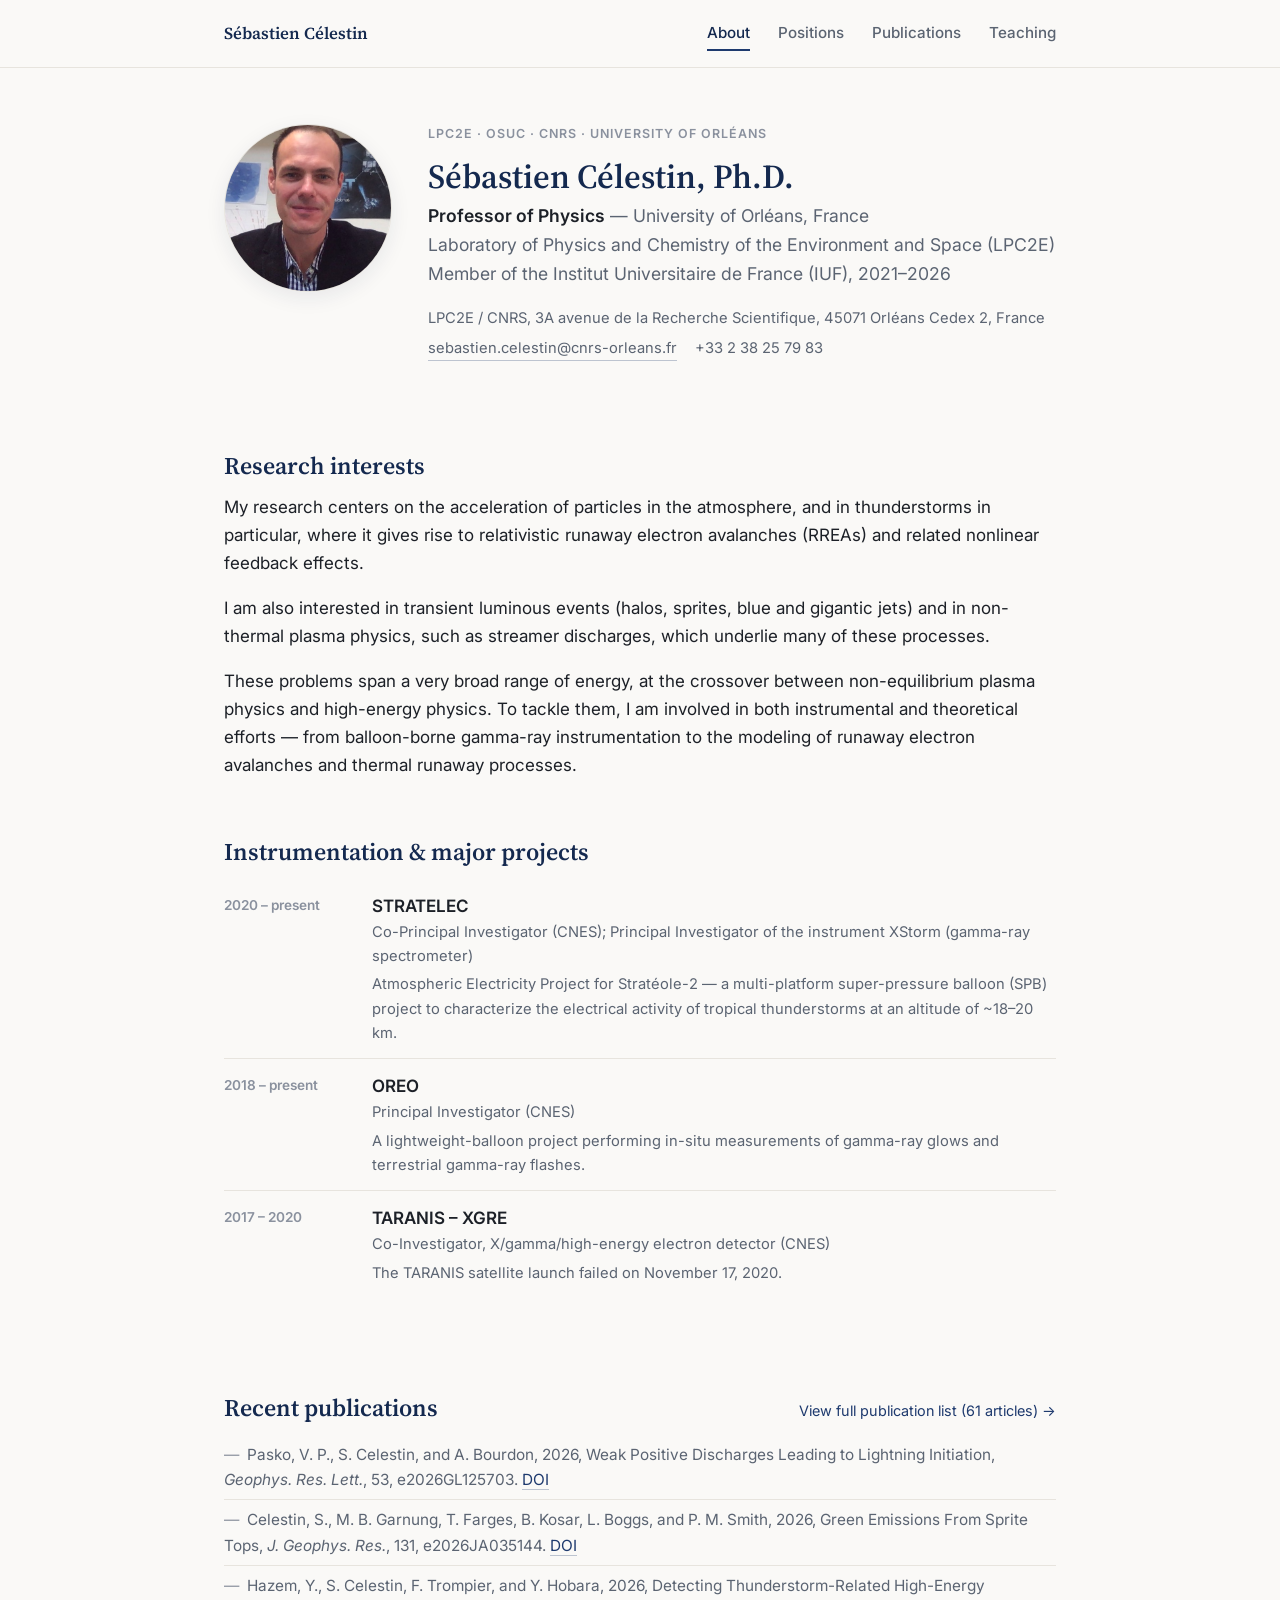
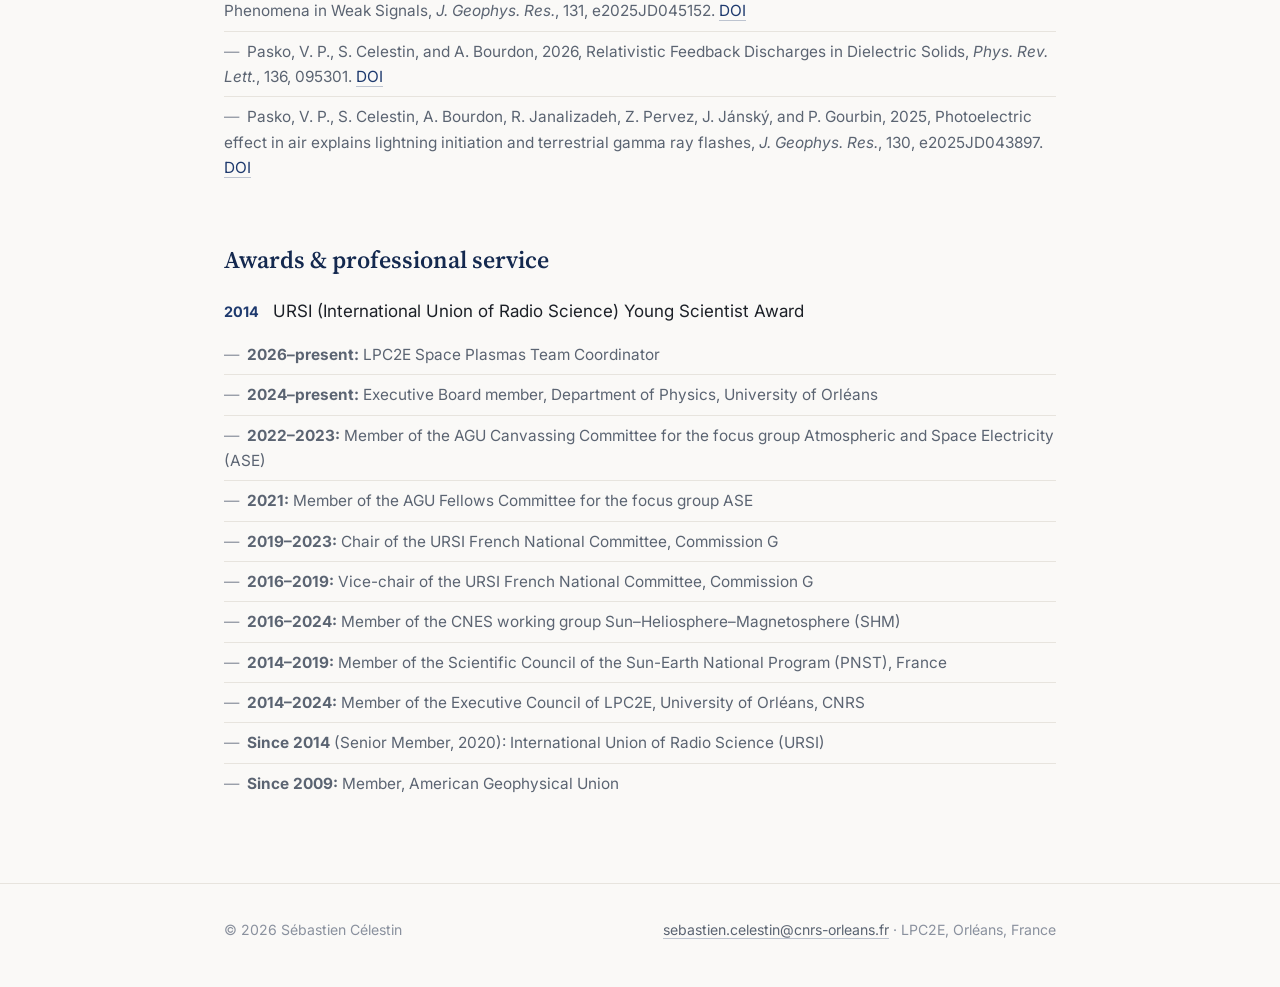
<file: index.html>
<!DOCTYPE html>
<html lang="en">
<head>
<meta charset="UTF-8" />
<meta name="viewport" content="width=device-width, initial-scale=1.0" />
<title>Sébastien Célestin — Professor of Physics, University of Orléans</title>
<meta name="description" content="Sébastien Célestin, Professor of Physics at the University of Orléans, LPC2E/CNRS, and member of the Institut Universitaire de France. Research on atmospheric electricity, transient luminous events, and terrestrial gamma-ray flashes." />
<link rel="icon" href="images/logo-lpc2e.png" />
<link rel="preconnect" href="https://fonts.googleapis.com">
<link rel="preconnect" href="https://fonts.gstatic.com" crossorigin>
<link href="https://fonts.googleapis.com/css2?family=Inter:wght@400;500;600;700&family=Source+Serif+4:opsz,wght@8..60,500;8..60,600;8..60,700&display=swap" rel="stylesheet">
<link rel="stylesheet" href="css/style.css" />
</head>
<body>

<header class="site-header">
  <div class="nav-inner">
    <a class="brand" href="index.html">Sébastien Célestin</a>
    <button class="nav-toggle" aria-label="Toggle navigation"><span></span></button>
    <nav class="site-nav">
      <a href="index.html" class="active">About</a>
      <a href="Positions.html">Positions</a>
      <a href="Publications.html">Publications</a>
      <a href="Teaching.html">Teaching</a>
    </nav>
  </div>
</header>

<main class="container">

  <section class="hero">
    <div class="hero-grid">
      <div class="hero-photo">
        <img src="images/sebastien-celestin.jpg" alt="Portrait of Sébastien Célestin" width="168" height="168" />
      </div>
      <div class="hero-text">
        <div class="eyebrow">LPC2E · OSUC · CNRS · University of Orléans</div>
        <h1>Sébastien Célestin, Ph.D.</h1>
        <p class="hero-title"><strong>Professor of Physics</strong> — University of Orléans, France<br />
        Laboratory of Physics and Chemistry of the Environment and Space (LPC2E)<br />
        Member of the Institut Universitaire de France (IUF), 2021–2026</p>
        <div class="contact-line">
          <span>LPC2E / CNRS, 3A avenue de la Recherche Scientifique, 45071 Orléans Cedex 2, France</span>
          <a href="mailto:sebastien.celestin@cnrs-orleans.fr">sebastien.celestin@cnrs-orleans.fr</a>
          <span>+33 2 38 25 79 83</span>
        </div>
      </div>
    </div>
  </section>

  <section class="block">
    <h2>Research interests</h2>
    <p>
      My research centers on the acceleration of particles in the atmosphere, and in thunderstorms in
      particular, where it gives rise to relativistic runaway electron avalanches (RREAs) and related
      nonlinear feedback effects.
    </p>
    <p>
      I am also interested in transient luminous events (halos, sprites, blue and gigantic jets) and in
      non-thermal plasma physics, such as streamer discharges, which underlie many of these processes.
    </p>
    <p>
      These problems span a very broad range of energy, at the crossover between non-equilibrium plasma
      physics and high-energy physics. To tackle them, I am involved in both instrumental and theoretical
      efforts — from balloon-borne gamma-ray instrumentation to the modeling of runaway electron avalanches
      and thermal runaway processes.
    </p>
  </section>

  <section class="block">
    <h2>Instrumentation &amp; major projects</h2>
    <div class="timeline">
      <div class="timeline-row">
        <div class="timeline-date">2020 – present</div>
        <div class="timeline-body">
          <span class="role">STRATELEC</span><div class="org">Co-Principal Investigator (CNES); Principal Investigator of the instrument XStorm (gamma-ray spectrometer)</div>
          <div class="desc">Atmospheric Electricity Project for Stratéole-2 — a multi-platform super-pressure balloon (SPB) project to characterize the electrical activity of tropical thunderstorms at an altitude of ~18–20 km.</div>
        </div>
      </div>
      <div class="timeline-row">
        <div class="timeline-date">2018 – present</div>
        <div class="timeline-body">
          <span class="role">OREO</span><div class="org">Principal Investigator (CNES)</div>
          <div class="desc">A lightweight-balloon project performing in-situ measurements of gamma-ray glows and terrestrial gamma-ray flashes.</div>
        </div>
      </div>
      <div class="timeline-row">
        <div class="timeline-date">2017 – 2020</div>
        <div class="timeline-body">
          <span class="role">TARANIS – XGRE</span><div class="org">Co-Investigator, X/gamma/high-energy electron detector (CNES)</div>
          <div class="desc">The TARANIS satellite launch failed on November 17, 2020.</div>
        </div>
      </div>
    </div>
  </section>

  <section class="block">
    <div class="section-head">
      <h2>Recent publications</h2>
      <a class="see-all" href="Publications.html">View full publication list (61 articles) →</a>
    </div>
    <ul class="plain">
      <li>Pasko, V. P., S. Celestin, and A. Bourdon, 2026, Weak Positive Discharges Leading to Lightning Initiation, <em>Geophys. Res. Lett.</em>, 53, e2026GL125703. <a href="https://doi.org/10.1029/2026GL125703" target="_blank" rel="noopener noreferrer">DOI</a></li>
      <li>Celestin, S., M. B. Garnung, T. Farges, B. Kosar, L. Boggs, and P. M. Smith, 2026, Green Emissions From Sprite Tops, <em>J. Geophys. Res.</em>, 131, e2026JA035144. <a href="https://doi.org/10.1029/2026JA035144" target="_blank" rel="noopener noreferrer">DOI</a></li>
      <li>Hazem, Y., S. Celestin, F. Trompier, and Y. Hobara, 2026, Detecting Thunderstorm-Related High-Energy Phenomena in Weak Signals, <em>J. Geophys. Res.</em>, 131, e2025JD045152. <a href="https://doi.org/10.1029/2025JD045152" target="_blank" rel="noopener noreferrer">DOI</a></li>
      <li>Pasko, V. P., S. Celestin, and A. Bourdon, 2026, Relativistic Feedback Discharges in Dielectric Solids, <em>Phys. Rev. Lett.</em>, 136, 095301. <a href="https://doi.org/10.1103/4p6l-rzck" target="_blank" rel="noopener noreferrer">DOI</a></li>
      <li>Pasko, V. P., S. Celestin, A. Bourdon, R. Janalizadeh, Z. Pervez, J. Jánský, and P. Gourbin, 2025, Photoelectric effect in air explains lightning initiation and terrestrial gamma ray flashes, <em>J. Geophys. Res.</em>, 130, e2025JD043897. <a href="https://doi.org/10.1029/2025JD043897" target="_blank" rel="noopener noreferrer">DOI</a></li>
    </ul>
  </section>

  <section class="block">
    <h2>Awards &amp; professional service</h2>
    <div class="award-line">
      <span class="year">2014</span>
      <span>URSI (International Union of Radio Science) Young Scientist Award</span>
    </div>
    <ul class="plain">
      <li><strong>2026–present:</strong> LPC2E Space Plasmas Team Coordinator</li>
      <li><strong>2024–present:</strong> Executive Board member, Department of Physics, University of Orléans</li>
      <li><strong>2022–2023:</strong> Member of the AGU Canvassing Committee for the focus group Atmospheric and Space Electricity (ASE)</li>
      <li><strong>2021:</strong> Member of the AGU Fellows Committee for the focus group ASE</li>
      <li><strong>2019–2023:</strong> Chair of the URSI French National Committee, Commission G</li>
      <li><strong>2016–2019:</strong> Vice-chair of the URSI French National Committee, Commission G</li>
      <li><strong>2016–2024:</strong> Member of the CNES working group Sun–Heliosphere–Magnetosphere (SHM)</li>
      <li><strong>2014–2019:</strong> Member of the Scientific Council of the Sun-Earth National Program (PNST), France</li>
      <li><strong>2014–2024:</strong> Member of the Executive Council of LPC2E, University of Orléans, CNRS</li>
      <li><strong>Since 2014</strong> (Senior Member, 2020): International Union of Radio Science (URSI)</li>
      <li><strong>Since 2009:</strong> Member, American Geophysical Union</li>
    </ul>
  </section>

</main>

<footer>
  <div class="container footer-inner">
    <span>© <span id="year"></span> Sébastien Célestin</span>
    <span><a href="mailto:sebastien.celestin@cnrs-orleans.fr">sebastien.celestin@cnrs-orleans.fr</a> · LPC2E, Orléans, France</span>
  </div>
</footer>

<script>document.getElementById('year').textContent = new Date().getFullYear();</script>
<script src="js/main.js"></script>
</body>
</html>
</file>
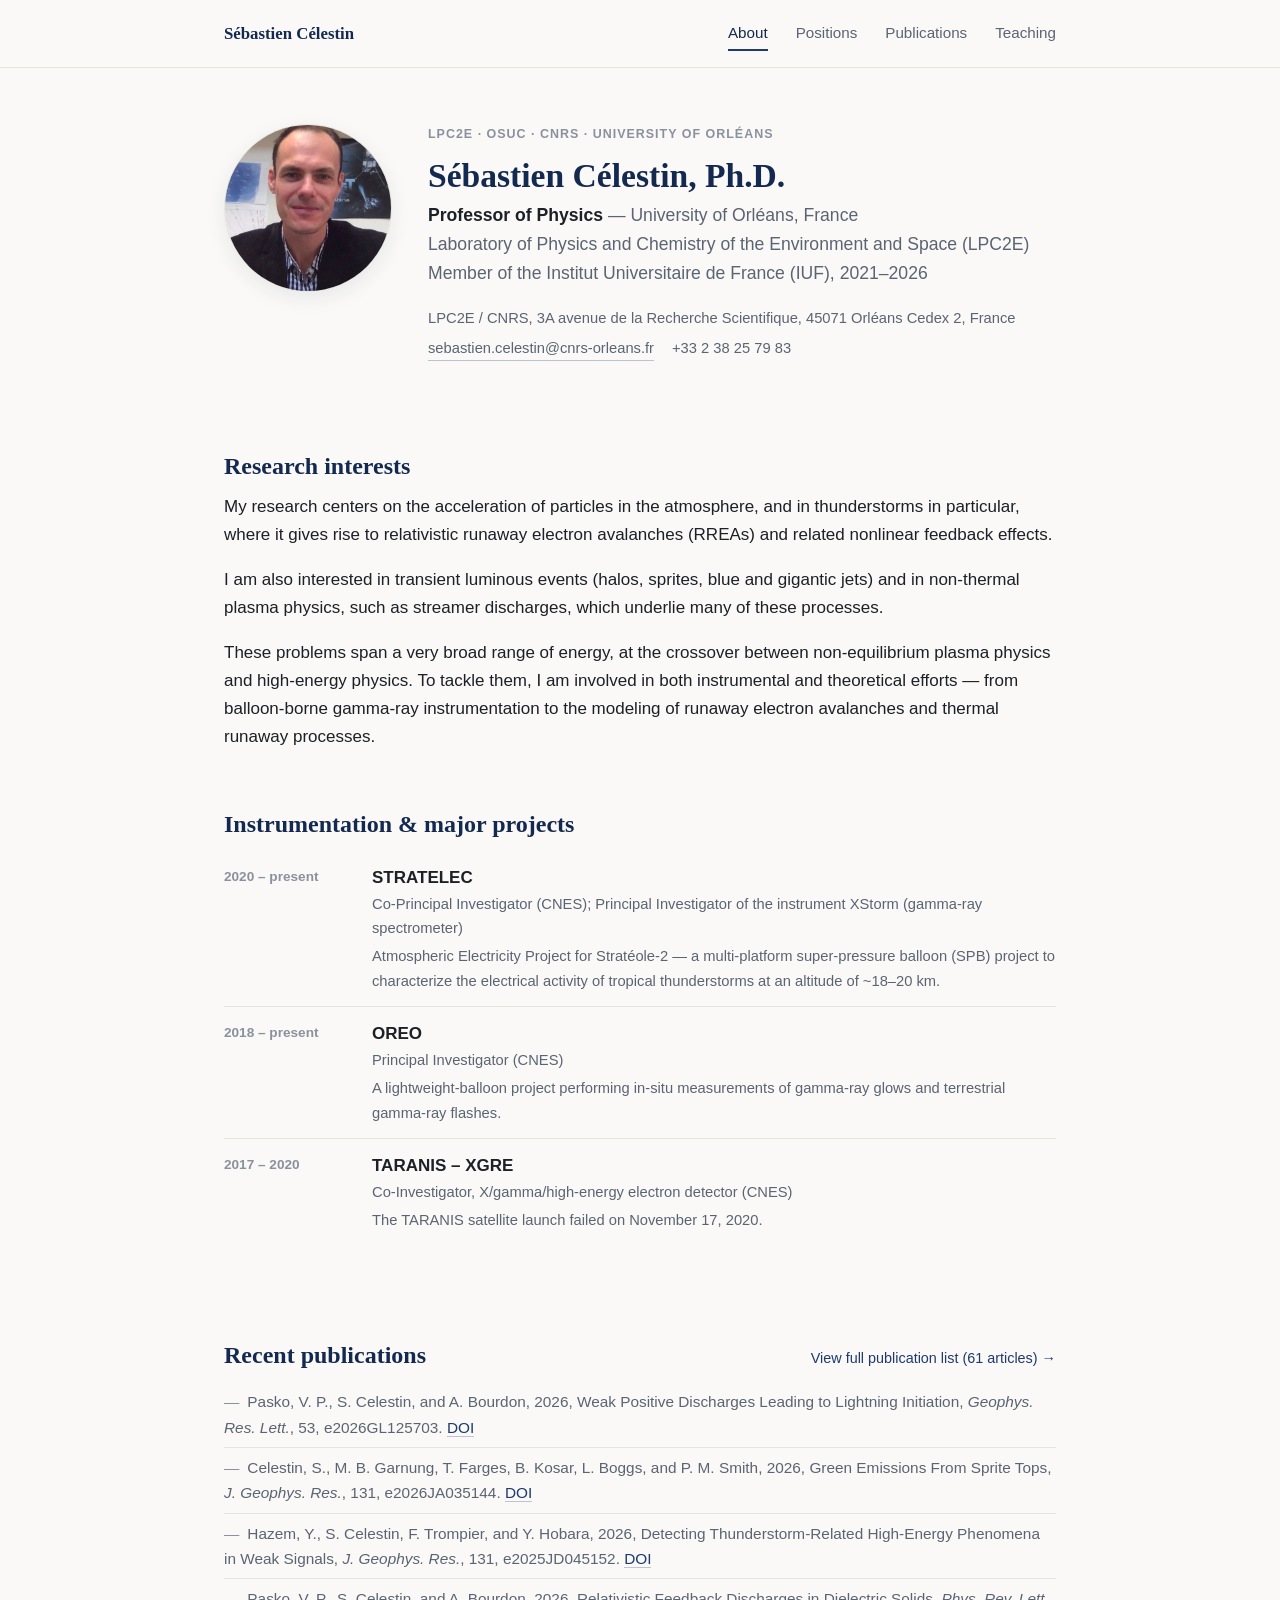
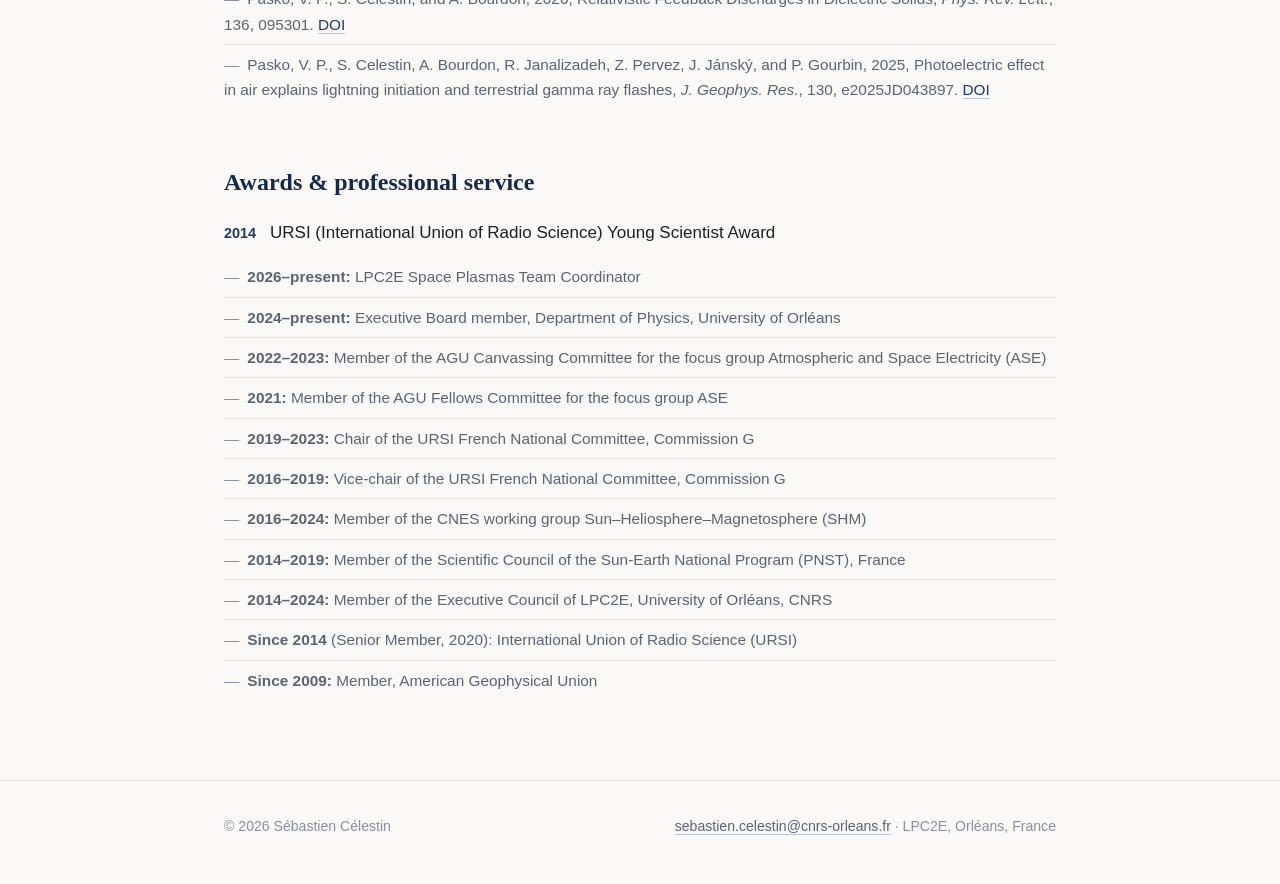
<file: About.html>
<!DOCTYPE html>
<html lang="en">
<head>
<meta charset="UTF-8" />
<meta http-equiv="refresh" content="0; url=index.html" />
<link rel="canonical" href="index.html" />
<title>Sébastien Célestin</title>
</head>
<body>
<p>This page has moved — continue to <a href="index.html">Sébastien Célestin's homepage</a>.</p>
</body>
</html>
</file>
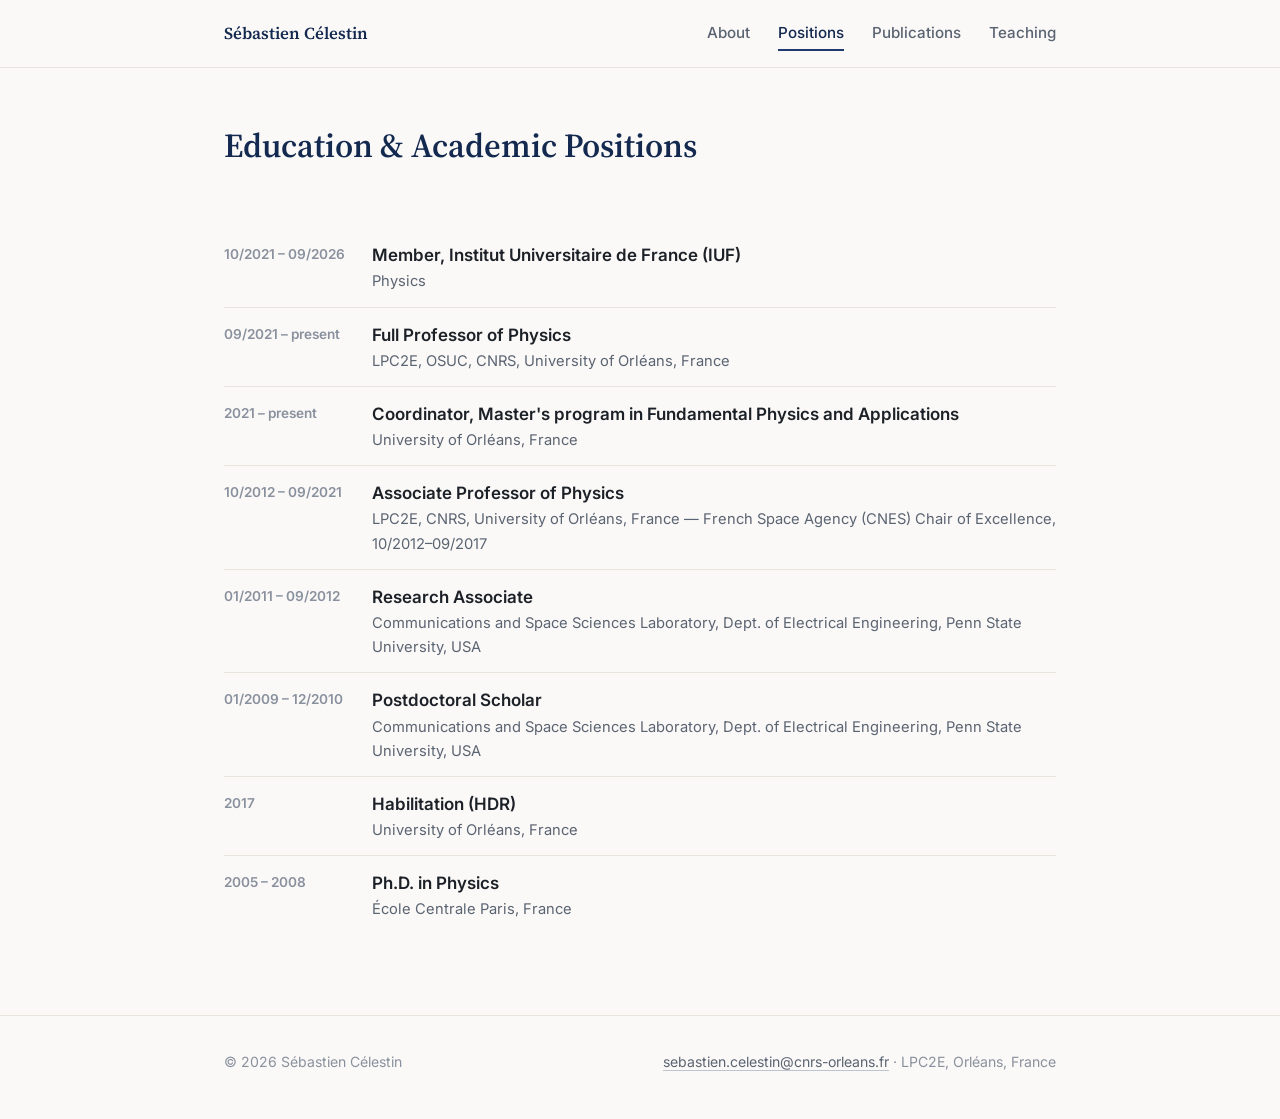
<file: Positions.html>
<!DOCTYPE html>
<html lang="en">
<head>
<meta charset="UTF-8" />
<meta name="viewport" content="width=device-width, initial-scale=1.0" />
<title>Education &amp; Positions — Sébastien Célestin</title>
<meta name="description" content="Education and academic positions of Sébastien Célestin, Professor of Physics, University of Orléans, LPC2E/CNRS." />
<link rel="icon" href="images/logo-lpc2e.png" />
<link rel="preconnect" href="https://fonts.googleapis.com">
<link rel="preconnect" href="https://fonts.gstatic.com" crossorigin>
<link href="https://fonts.googleapis.com/css2?family=Inter:wght@400;500;600;700&family=Source+Serif+4:opsz,wght@8..60,500;8..60,600;8..60,700&display=swap" rel="stylesheet">
<link rel="stylesheet" href="css/style.css" />
</head>
<body>

<header class="site-header">
  <div class="nav-inner">
    <a class="brand" href="index.html">Sébastien Célestin</a>
    <button class="nav-toggle" aria-label="Toggle navigation"><span></span></button>
    <nav class="site-nav">
      <a href="index.html">About</a>
      <a href="Positions.html" class="active">Positions</a>
      <a href="Publications.html">Publications</a>
      <a href="Teaching.html">Teaching</a>
    </nav>
  </div>
</header>

<main class="container">
  <section class="hero" style="padding-bottom:8px;">
    <h1>Education &amp; Academic Positions</h1>
  </section>

  <section class="block">
    <div class="timeline">
      <div class="timeline-row">
        <div class="timeline-date">10/2021 – 09/2026</div>
        <div class="timeline-body"><span class="role">Member, Institut Universitaire de France (IUF)</span><div class="org">Physics</div></div>
      </div>
      <div class="timeline-row">
        <div class="timeline-date">09/2021 – present</div>
        <div class="timeline-body"><span class="role">Full Professor of Physics</span><div class="org">LPC2E, OSUC, CNRS, University of Orléans, France</div></div>
      </div>
      <div class="timeline-row">
        <div class="timeline-date">2021 – present</div>
        <div class="timeline-body"><span class="role">Coordinator, Master's program in Fundamental Physics and Applications</span><div class="org">University of Orléans, France</div></div>
      </div>
      <div class="timeline-row">
        <div class="timeline-date">10/2012 – 09/2021</div>
        <div class="timeline-body"><span class="role">Associate Professor of Physics</span><div class="org">LPC2E, CNRS, University of Orléans, France — French Space Agency (CNES) Chair of Excellence, 10/2012–09/2017</div></div>
      </div>
      <div class="timeline-row">
        <div class="timeline-date">01/2011 – 09/2012</div>
        <div class="timeline-body"><span class="role">Research Associate</span><div class="org">Communications and Space Sciences Laboratory, Dept. of Electrical Engineering, Penn State University, USA</div></div>
      </div>
      <div class="timeline-row">
        <div class="timeline-date">01/2009 – 12/2010</div>
        <div class="timeline-body"><span class="role">Postdoctoral Scholar</span><div class="org">Communications and Space Sciences Laboratory, Dept. of Electrical Engineering, Penn State University, USA</div></div>
      </div>
      <div class="timeline-row">
        <div class="timeline-date">2017</div>
        <div class="timeline-body"><span class="role">Habilitation (HDR)</span><div class="org">University of Orléans, France</div></div>
      </div>
      <div class="timeline-row">
        <div class="timeline-date">2005 – 2008</div>
        <div class="timeline-body"><span class="role">Ph.D. in Physics</span><div class="org">École Centrale Paris, France</div></div>
      </div>
    </div>
  </section>
</main>

<footer>
  <div class="container footer-inner">
    <span>© <span id="year"></span> Sébastien Célestin</span>
    <span><a href="mailto:sebastien.celestin@cnrs-orleans.fr">sebastien.celestin@cnrs-orleans.fr</a> · LPC2E, Orléans, France</span>
  </div>
</footer>

<script>document.getElementById('year').textContent = new Date().getFullYear();</script>
<script src="js/main.js"></script>
</body>
</html>
</file>
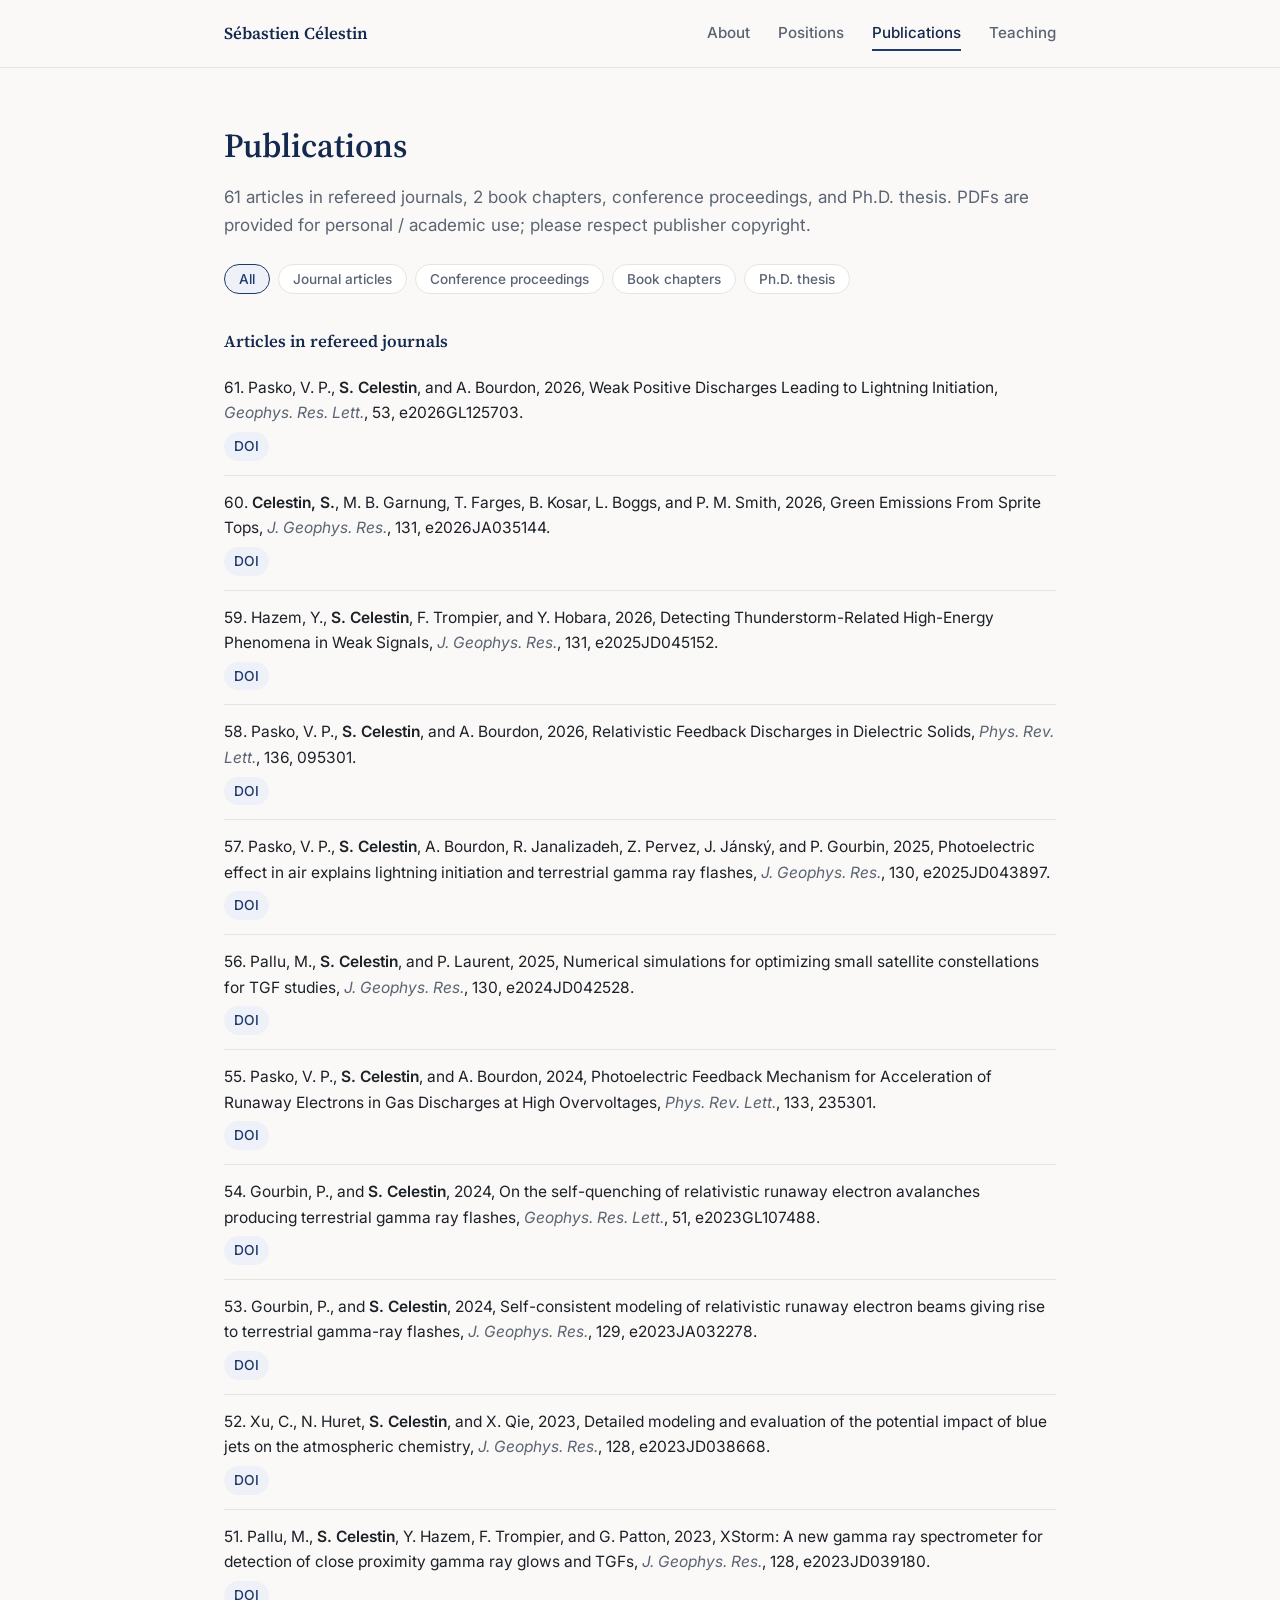
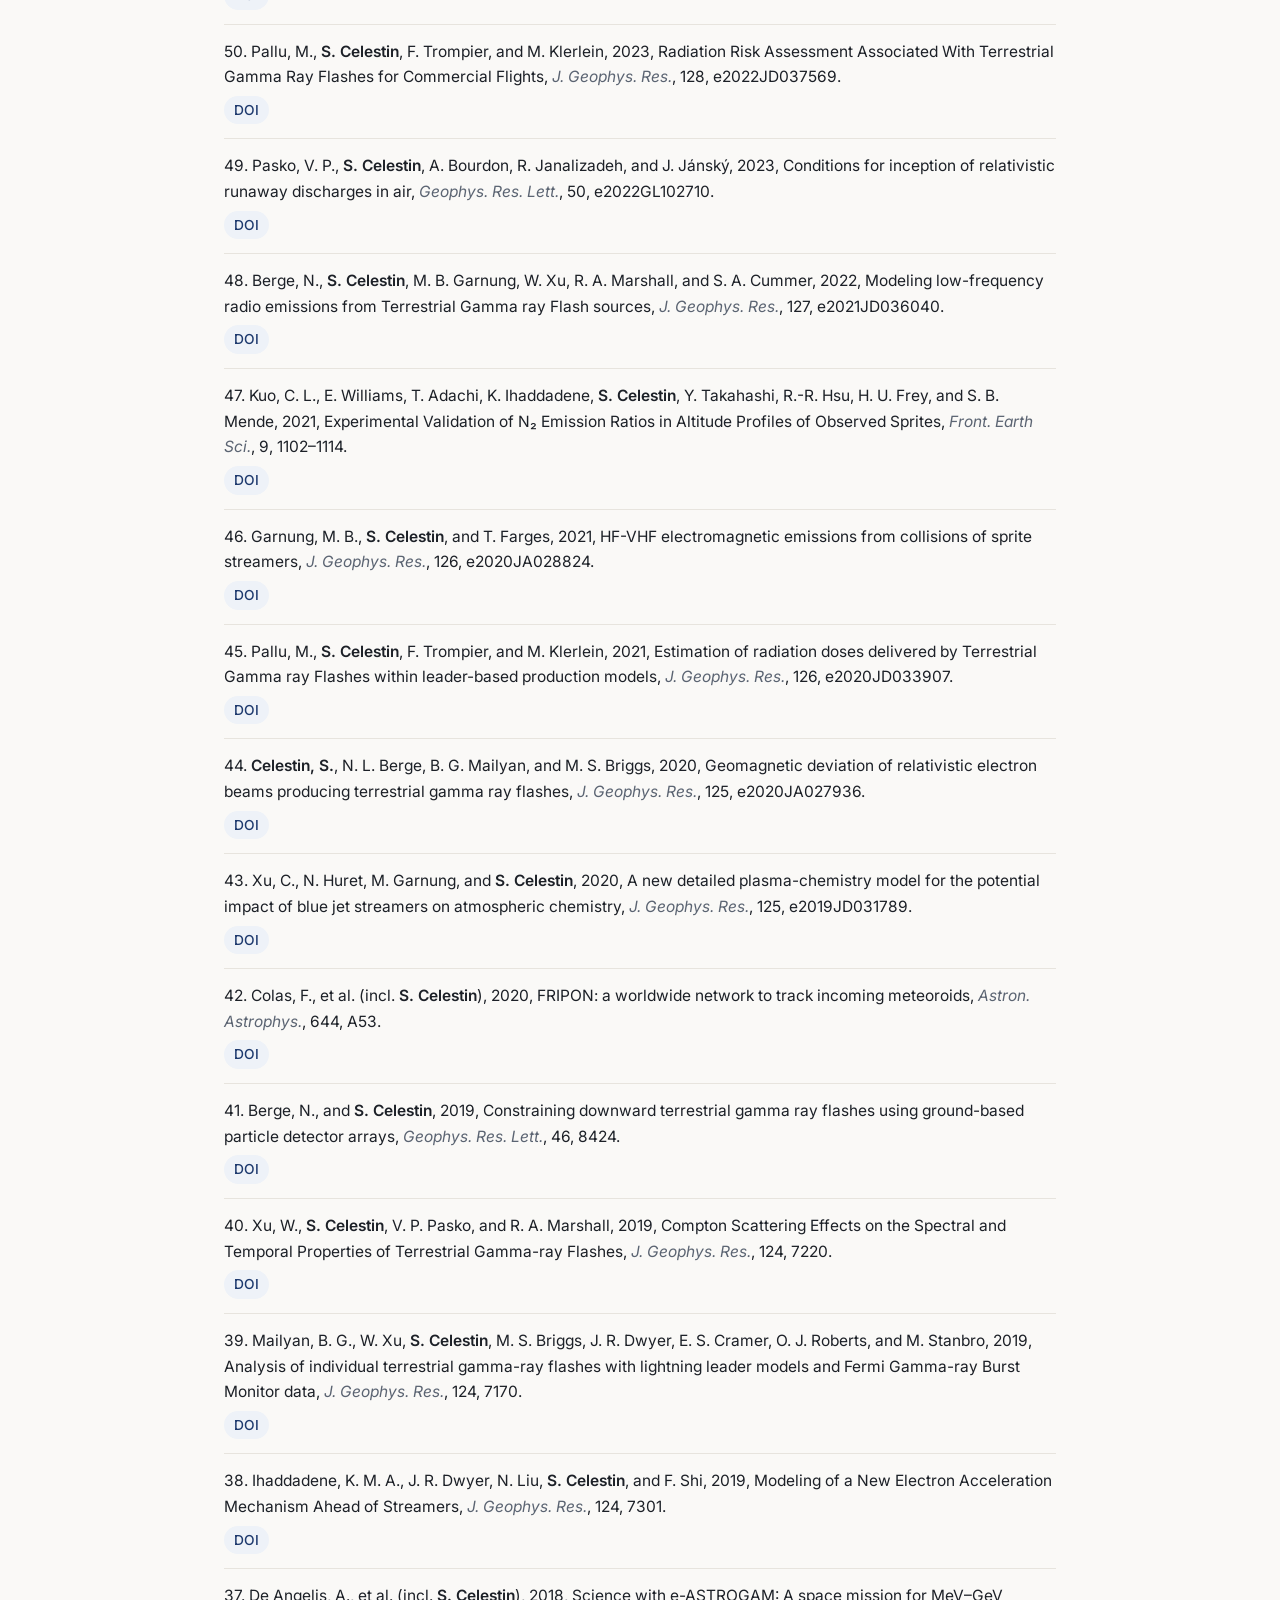
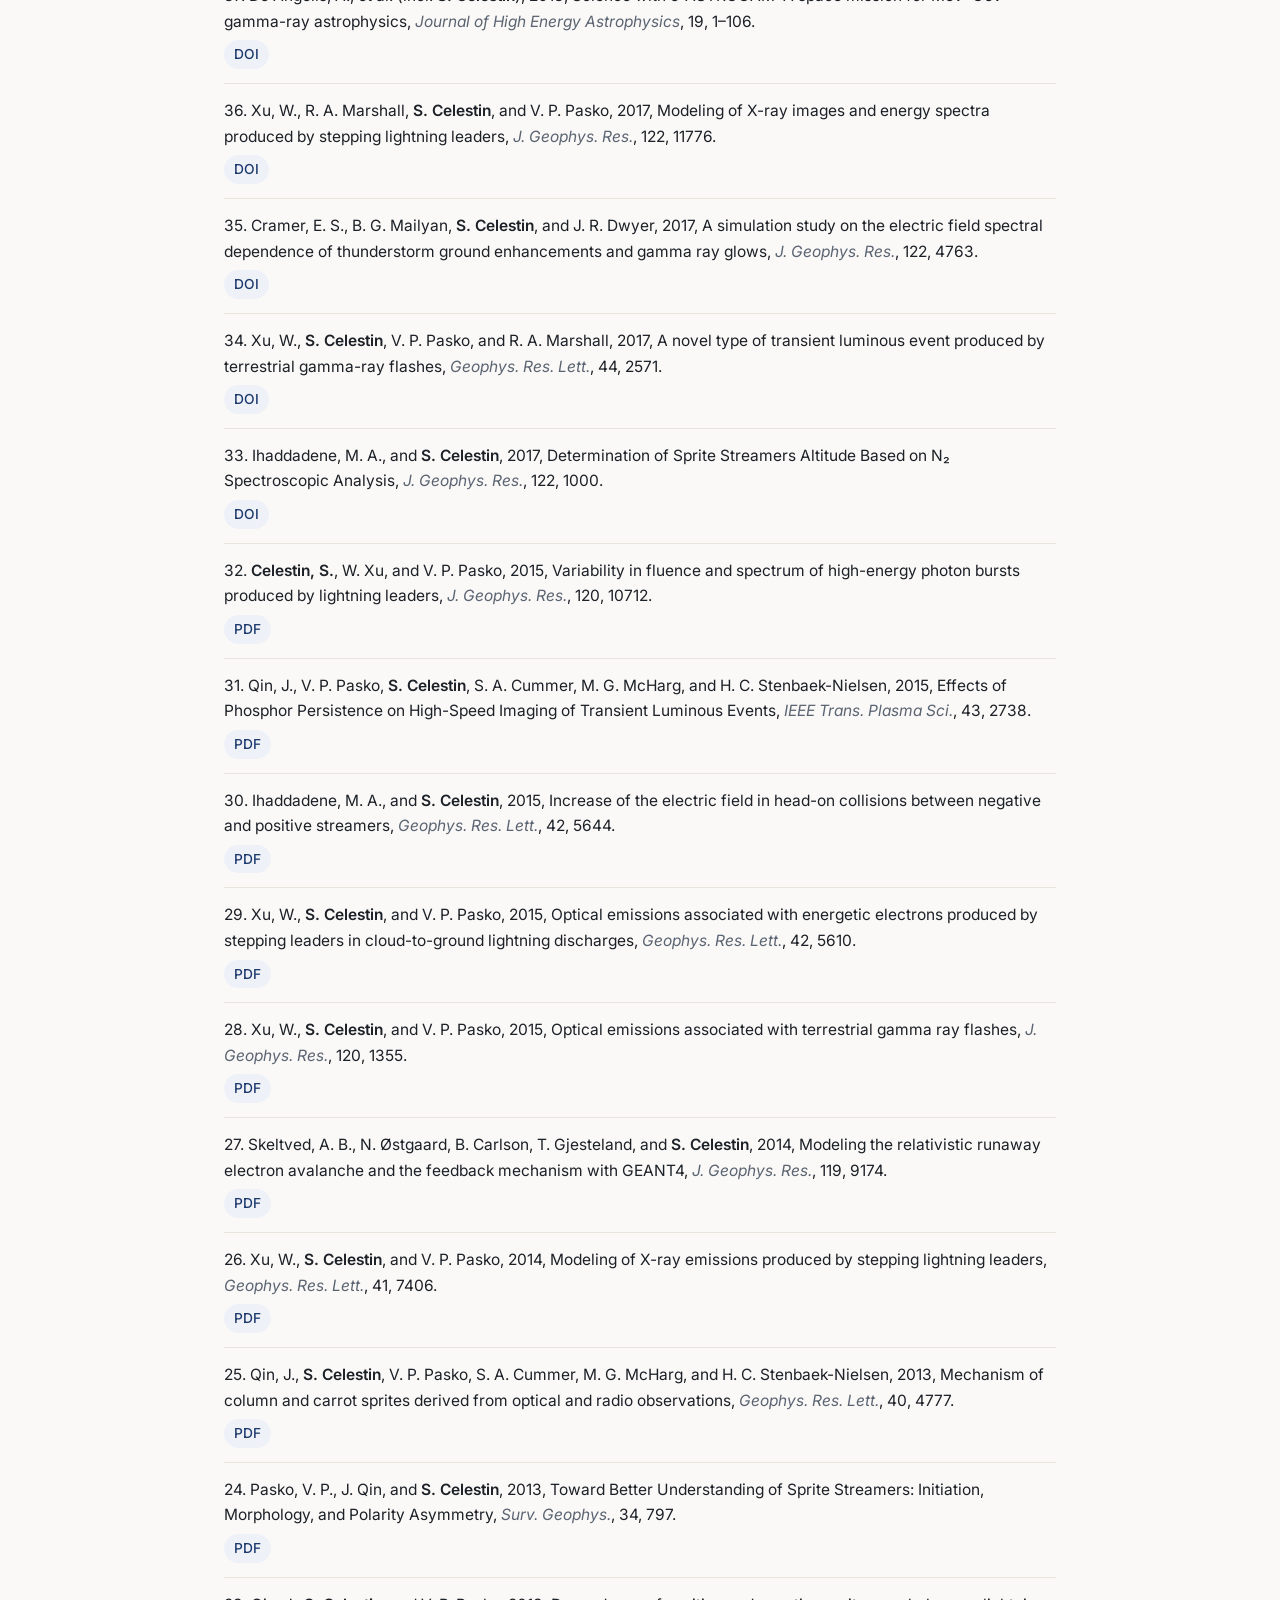
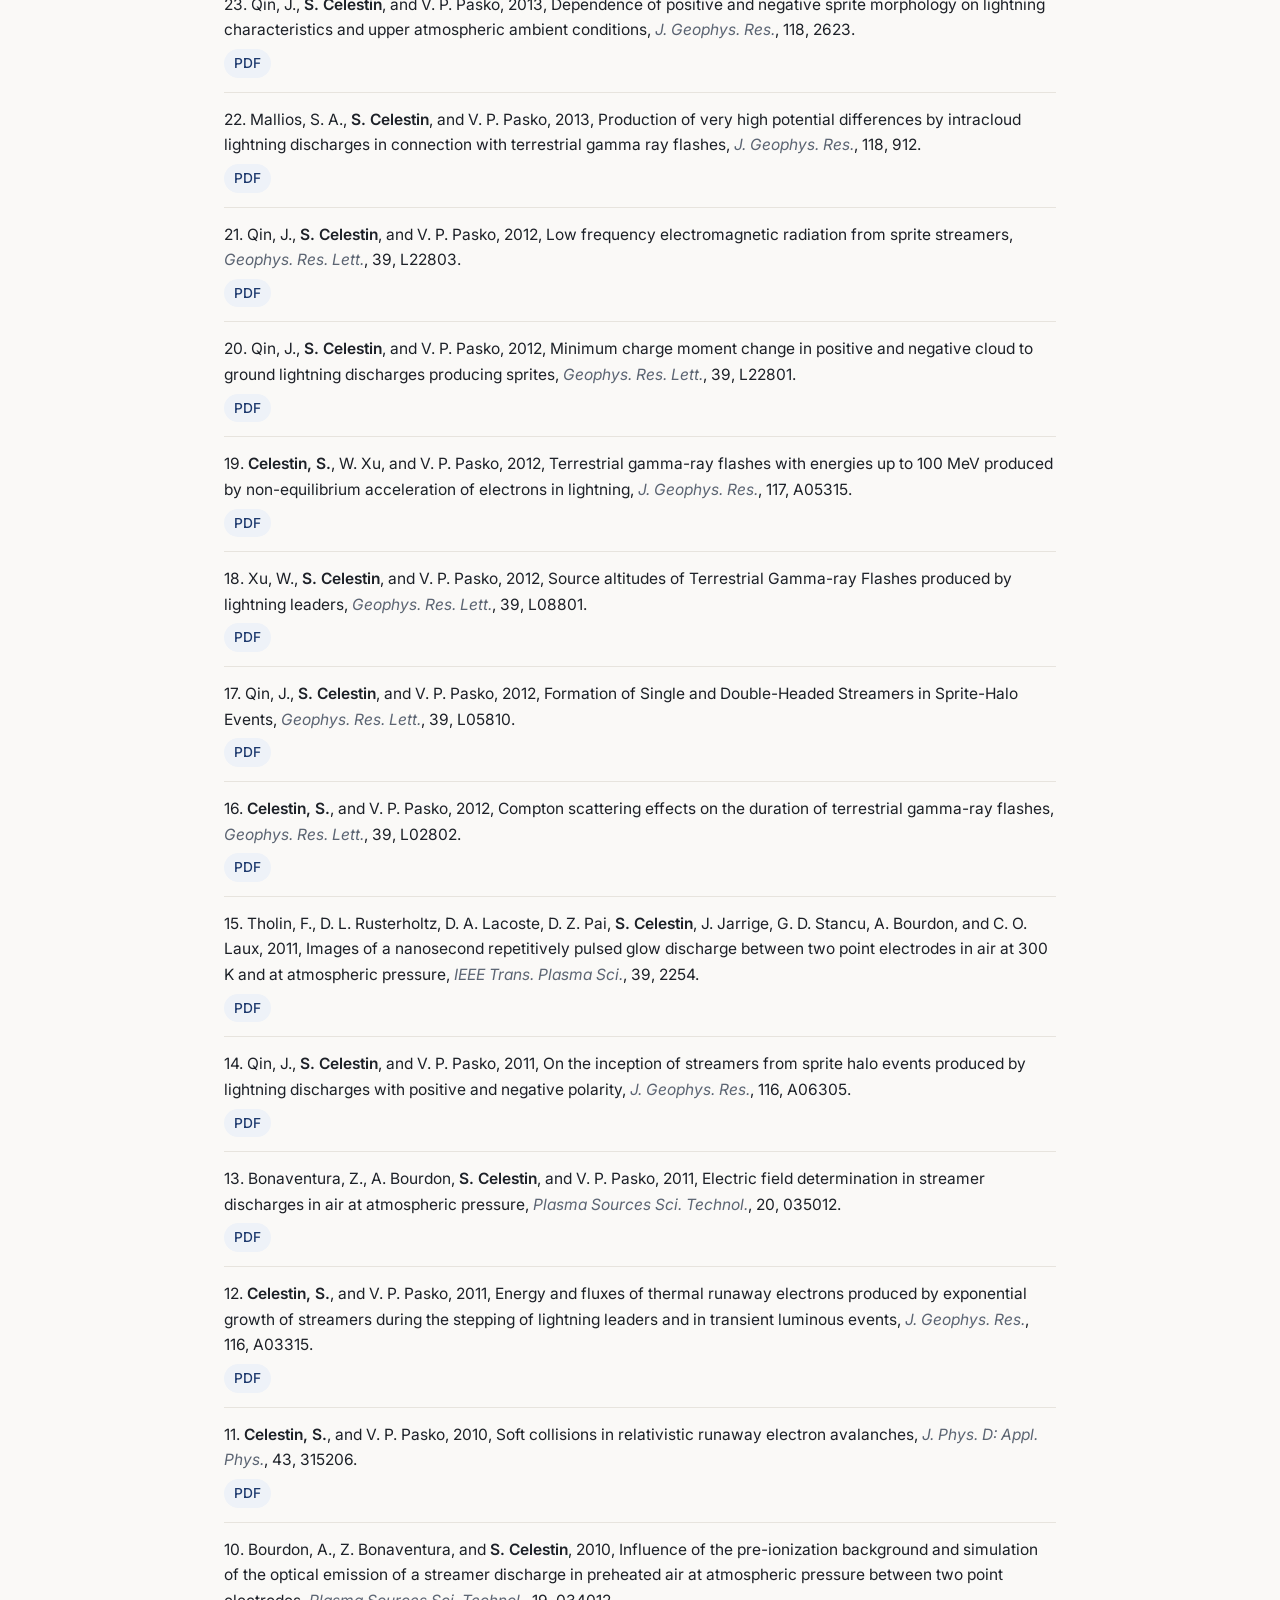
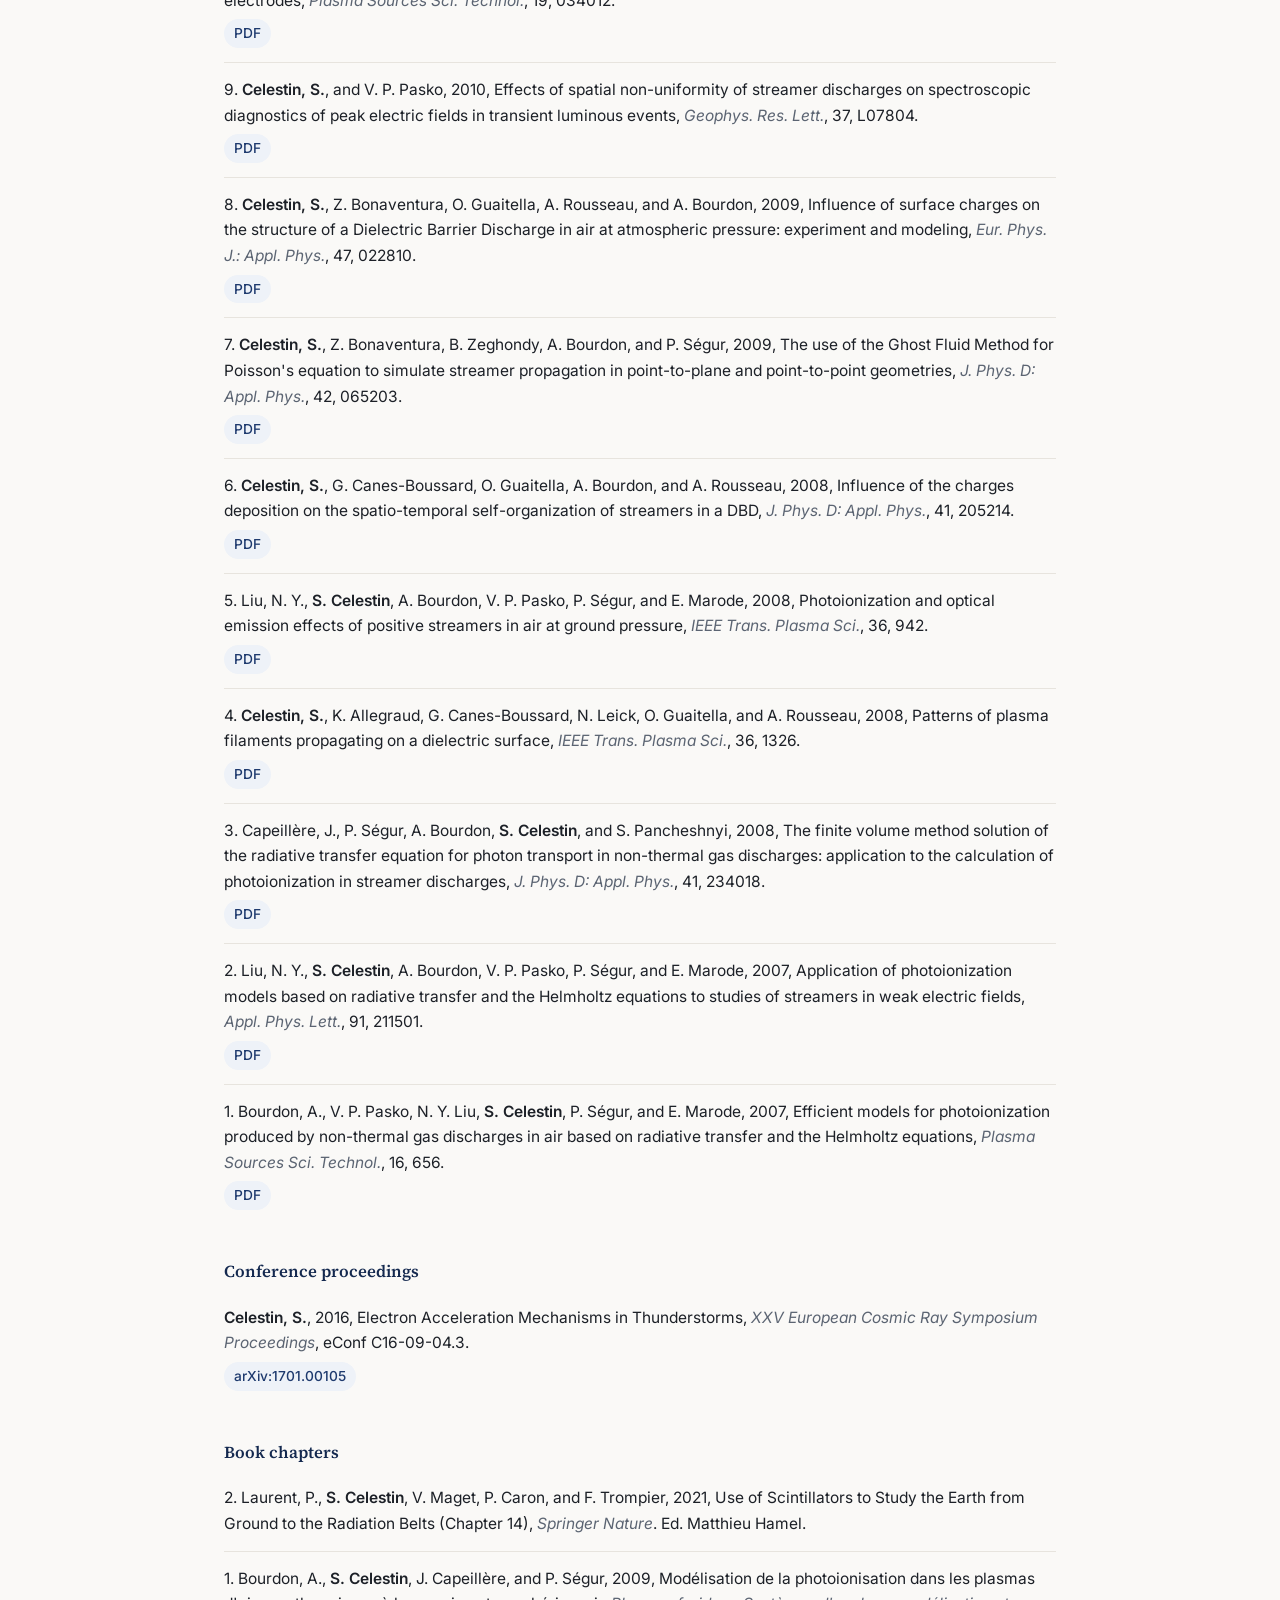
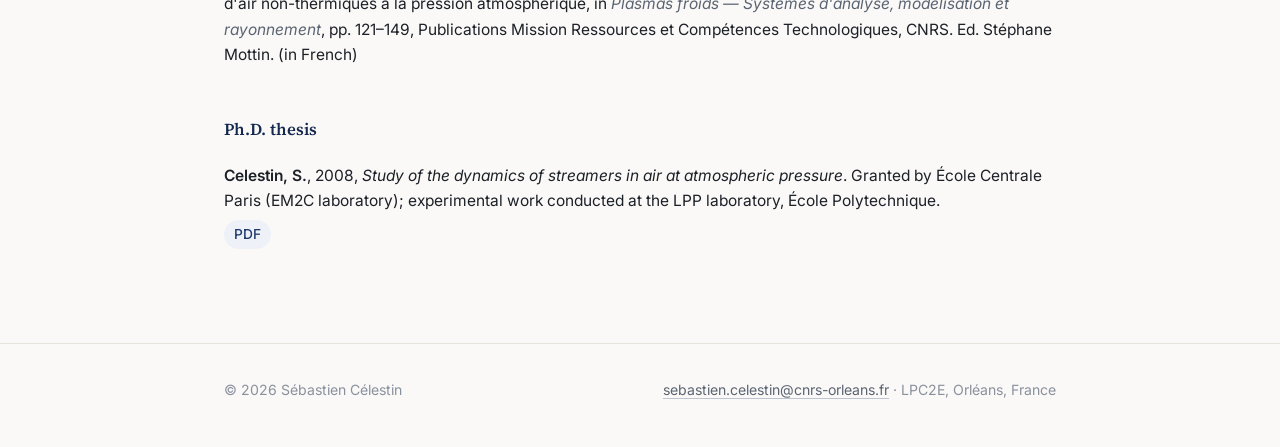
<file: Publications.html>
<!DOCTYPE html>
<html lang="en">
<head>
<meta charset="UTF-8" />
<meta name="viewport" content="width=device-width, initial-scale=1.0" />
<title>Publications — Sébastien Célestin</title>
<meta name="description" content="Publications by Sébastien Célestin on atmospheric electricity, streamer discharges, sprites, and terrestrial gamma-ray flashes." />
<link rel="icon" href="images/logo-lpc2e.png" />
<link rel="preconnect" href="https://fonts.googleapis.com">
<link rel="preconnect" href="https://fonts.gstatic.com" crossorigin>
<link href="https://fonts.googleapis.com/css2?family=Inter:wght@400;500;600;700&family=Source+Serif+4:opsz,wght@8..60,500;8..60,600;8..60,700&display=swap" rel="stylesheet">
<link rel="stylesheet" href="css/style.css" />
</head>
<body>

<header class="site-header">
  <div class="nav-inner">
    <a class="brand" href="index.html">Sébastien Célestin</a>
    <button class="nav-toggle" aria-label="Toggle navigation"><span></span></button>
    <nav class="site-nav">
      <a href="index.html">About</a>
      <a href="Positions.html">Positions</a>
      <a href="Publications.html" class="active">Publications</a>
      <a href="Teaching.html">Teaching</a>
    </nav>
  </div>
</header>

<main class="container">
  <section class="hero" style="padding-bottom:8px;">
    <h1>Publications</h1>
    <p style="color:var(--text-muted)">61 articles in refereed journals, 2 book chapters, conference proceedings, and Ph.D. thesis. PDFs are provided for personal / academic use; please respect publisher copyright.</p>
  </section>

  <div class="filter-row">
    <button class="active" data-filter="all">All</button>
    <button data-filter="journal">Journal articles</button>
    <button data-filter="proceedings">Conference proceedings</button>
    <button data-filter="book">Book chapters</button>
    <button data-filter="thesis">Ph.D. thesis</button>
  </div>

  <section class="block" data-category="journal">
    <h2 class="pub-category-title">Articles in refereed journals</h2>

    <div class="pub-entry"><div class="pub-authors">61. Pasko, V. P., <span class="me">S. Celestin</span>, and A. Bourdon, 2026, Weak Positive Discharges Leading to Lightning Initiation, <span class="pub-venue">Geophys. Res. Lett.</span>, 53, e2026GL125703.</div><div class="pub-links"><a href="https://doi.org/10.1029/2026GL125703" target="_blank" rel="noopener noreferrer">DOI</a></div></div>

    <div class="pub-entry"><div class="pub-authors">60. <span class="me">Celestin, S.</span>, M. B. Garnung, T. Farges, B. Kosar, L. Boggs, and P. M. Smith, 2026, Green Emissions From Sprite Tops, <span class="pub-venue">J. Geophys. Res.</span>, 131, e2026JA035144.</div><div class="pub-links"><a href="https://doi.org/10.1029/2026JA035144" target="_blank" rel="noopener noreferrer">DOI</a></div></div>

    <div class="pub-entry"><div class="pub-authors">59. Hazem, Y., <span class="me">S. Celestin</span>, F. Trompier, and Y. Hobara, 2026, Detecting Thunderstorm-Related High-Energy Phenomena in Weak Signals, <span class="pub-venue">J. Geophys. Res.</span>, 131, e2025JD045152.</div><div class="pub-links"><a href="https://doi.org/10.1029/2025JD045152" target="_blank" rel="noopener noreferrer">DOI</a></div></div>

    <div class="pub-entry"><div class="pub-authors">58. Pasko, V. P., <span class="me">S. Celestin</span>, and A. Bourdon, 2026, Relativistic Feedback Discharges in Dielectric Solids, <span class="pub-venue">Phys. Rev. Lett.</span>, 136, 095301.</div><div class="pub-links"><a href="https://doi.org/10.1103/4p6l-rzck" target="_blank" rel="noopener noreferrer">DOI</a></div></div>

    <div class="pub-entry"><div class="pub-authors">57. Pasko, V. P., <span class="me">S. Celestin</span>, A. Bourdon, R. Janalizadeh, Z. Pervez, J. Jánský, and P. Gourbin, 2025, Photoelectric effect in air explains lightning initiation and terrestrial gamma ray flashes, <span class="pub-venue">J. Geophys. Res.</span>, 130, e2025JD043897.</div><div class="pub-links"><a href="https://doi.org/10.1029/2025JD043897" target="_blank" rel="noopener noreferrer">DOI</a></div></div>

    <div class="pub-entry"><div class="pub-authors">56. Pallu, M., <span class="me">S. Celestin</span>, and P. Laurent, 2025, Numerical simulations for optimizing small satellite constellations for TGF studies, <span class="pub-venue">J. Geophys. Res.</span>, 130, e2024JD042528.</div><div class="pub-links"><a href="https://doi.org/10.1029/2024JD042528" target="_blank" rel="noopener noreferrer">DOI</a></div></div>

    <div class="pub-entry"><div class="pub-authors">55. Pasko, V. P., <span class="me">S. Celestin</span>, and A. Bourdon, 2024, Photoelectric Feedback Mechanism for Acceleration of Runaway Electrons in Gas Discharges at High Overvoltages, <span class="pub-venue">Phys. Rev. Lett.</span>, 133, 235301.</div><div class="pub-links"><a href="https://doi.org/10.1103/PhysRevLett.133.235301" target="_blank" rel="noopener noreferrer">DOI</a></div></div>

    <div class="pub-entry"><div class="pub-authors">54. Gourbin, P., and <span class="me">S. Celestin</span>, 2024, On the self-quenching of relativistic runaway electron avalanches producing terrestrial gamma ray flashes, <span class="pub-venue">Geophys. Res. Lett.</span>, 51, e2023GL107488.</div><div class="pub-links"><a href="https://doi.org/10.1029/2023GL107488" target="_blank" rel="noopener noreferrer">DOI</a></div></div>

    <div class="pub-entry"><div class="pub-authors">53. Gourbin, P., and <span class="me">S. Celestin</span>, 2024, Self-consistent modeling of relativistic runaway electron beams giving rise to terrestrial gamma-ray flashes, <span class="pub-venue">J. Geophys. Res.</span>, 129, e2023JA032278.</div><div class="pub-links"><a href="https://doi.org/10.1029/2023JA032278" target="_blank" rel="noopener noreferrer">DOI</a></div></div>

    <div class="pub-entry"><div class="pub-authors">52. Xu, C., N. Huret, <span class="me">S. Celestin</span>, and X. Qie, 2023, Detailed modeling and evaluation of the potential impact of blue jets on the atmospheric chemistry, <span class="pub-venue">J. Geophys. Res.</span>, 128, e2023JD038668.</div><div class="pub-links"><a href="https://doi.org/10.1029/2023JD038668" target="_blank" rel="noopener noreferrer">DOI</a></div></div>

    <div class="pub-entry"><div class="pub-authors">51. Pallu, M., <span class="me">S. Celestin</span>, Y. Hazem, F. Trompier, and G. Patton, 2023, XStorm: A new gamma ray spectrometer for detection of close proximity gamma ray glows and TGFs, <span class="pub-venue">J. Geophys. Res.</span>, 128, e2023JD039180.</div><div class="pub-links"><a href="https://doi.org/10.1029/2023JD039180" target="_blank" rel="noopener noreferrer">DOI</a></div></div>

    <div class="pub-entry"><div class="pub-authors">50. Pallu, M., <span class="me">S. Celestin</span>, F. Trompier, and M. Klerlein, 2023, Radiation Risk Assessment Associated With Terrestrial Gamma Ray Flashes for Commercial Flights, <span class="pub-venue">J. Geophys. Res.</span>, 128, e2022JD037569.</div><div class="pub-links"><a href="https://doi.org/10.1029/2022JD037569" target="_blank" rel="noopener noreferrer">DOI</a></div></div>

    <div class="pub-entry"><div class="pub-authors">49. Pasko, V. P., <span class="me">S. Celestin</span>, A. Bourdon, R. Janalizadeh, and J. Jánský, 2023, Conditions for inception of relativistic runaway discharges in air, <span class="pub-venue">Geophys. Res. Lett.</span>, 50, e2022GL102710.</div><div class="pub-links"><a href="https://doi.org/10.1029/2022GL102710" target="_blank" rel="noopener noreferrer">DOI</a></div></div>

    <div class="pub-entry"><div class="pub-authors">48. Berge, N., <span class="me">S. Celestin</span>, M. B. Garnung, W. Xu, R. A. Marshall, and S. A. Cummer, 2022, Modeling low-frequency radio emissions from Terrestrial Gamma ray Flash sources, <span class="pub-venue">J. Geophys. Res.</span>, 127, e2021JD036040.</div><div class="pub-links"><a href="https://doi.org/10.1029/2021JD036040" target="_blank" rel="noopener noreferrer">DOI</a></div></div>

    <div class="pub-entry"><div class="pub-authors">47. Kuo, C. L., E. Williams, T. Adachi, K. Ihaddadene, <span class="me">S. Celestin</span>, Y. Takahashi, R.-R. Hsu, H. U. Frey, and S. B. Mende, 2021, Experimental Validation of N₂ Emission Ratios in Altitude Profiles of Observed Sprites, <span class="pub-venue">Front. Earth Sci.</span>, 9, 1102–1114.</div><div class="pub-links"><a href="https://doi.org/10.3389/feart.2021.687989" target="_blank" rel="noopener noreferrer">DOI</a></div></div>

    <div class="pub-entry"><div class="pub-authors">46. Garnung, M. B., <span class="me">S. Celestin</span>, and T. Farges, 2021, HF-VHF electromagnetic emissions from collisions of sprite streamers, <span class="pub-venue">J. Geophys. Res.</span>, 126, e2020JA028824.</div><div class="pub-links"><a href="https://doi.org/10.1029/2020JA028824" target="_blank" rel="noopener noreferrer">DOI</a></div></div>

    <div class="pub-entry"><div class="pub-authors">45. Pallu, M., <span class="me">S. Celestin</span>, F. Trompier, and M. Klerlein, 2021, Estimation of radiation doses delivered by Terrestrial Gamma ray Flashes within leader-based production models, <span class="pub-venue">J. Geophys. Res.</span>, 126, e2020JD033907.</div><div class="pub-links"><a href="https://doi.org/10.1029/2020JD033907" target="_blank" rel="noopener noreferrer">DOI</a></div></div>

    <div class="pub-entry"><div class="pub-authors">44. <span class="me">Celestin, S.</span>, N. L. Berge, B. G. Mailyan, and M. S. Briggs, 2020, Geomagnetic deviation of relativistic electron beams producing terrestrial gamma ray flashes, <span class="pub-venue">J. Geophys. Res.</span>, 125, e2020JA027936.</div><div class="pub-links"><a href="https://doi.org/10.1029/2020JA027936" target="_blank" rel="noopener noreferrer">DOI</a></div></div>

    <div class="pub-entry"><div class="pub-authors">43. Xu, C., N. Huret, M. Garnung, and <span class="me">S. Celestin</span>, 2020, A new detailed plasma-chemistry model for the potential impact of blue jet streamers on atmospheric chemistry, <span class="pub-venue">J. Geophys. Res.</span>, 125, e2019JD031789.</div><div class="pub-links"><a href="https://doi.org/10.1029/2019JD031789" target="_blank" rel="noopener noreferrer">DOI</a></div></div>

    <div class="pub-entry"><div class="pub-authors">42. Colas, F., et al. (incl. <span class="me">S. Celestin</span>), 2020, FRIPON: a worldwide network to track incoming meteoroids, <span class="pub-venue">Astron. Astrophys.</span>, 644, A53.</div><div class="pub-links"><a href="https://doi.org/10.1051/0004-6361/202038649" target="_blank" rel="noopener noreferrer">DOI</a></div></div>

    <div class="pub-entry"><div class="pub-authors">41. Berge, N., and <span class="me">S. Celestin</span>, 2019, Constraining downward terrestrial gamma ray flashes using ground-based particle detector arrays, <span class="pub-venue">Geophys. Res. Lett.</span>, 46, 8424.</div><div class="pub-links"><a href="https://doi.org/10.1029/2019GL083252" target="_blank" rel="noopener noreferrer">DOI</a></div></div>

    <div class="pub-entry"><div class="pub-authors">40. Xu, W., <span class="me">S. Celestin</span>, V. P. Pasko, and R. A. Marshall, 2019, Compton Scattering Effects on the Spectral and Temporal Properties of Terrestrial Gamma-ray Flashes, <span class="pub-venue">J. Geophys. Res.</span>, 124, 7220.</div><div class="pub-links"><a href="https://doi.org/10.1029/2019JA026941" target="_blank" rel="noopener noreferrer">DOI</a></div></div>

    <div class="pub-entry"><div class="pub-authors">39. Mailyan, B. G., W. Xu, <span class="me">S. Celestin</span>, M. S. Briggs, J. R. Dwyer, E. S. Cramer, O. J. Roberts, and M. Stanbro, 2019, Analysis of individual terrestrial gamma-ray flashes with lightning leader models and Fermi Gamma-ray Burst Monitor data, <span class="pub-venue">J. Geophys. Res.</span>, 124, 7170.</div><div class="pub-links"><a href="https://doi.org/10.1029/2019JA026912" target="_blank" rel="noopener noreferrer">DOI</a></div></div>

    <div class="pub-entry"><div class="pub-authors">38. Ihaddadene, K. M. A., J. R. Dwyer, N. Liu, <span class="me">S. Celestin</span>, and F. Shi, 2019, Modeling of a New Electron Acceleration Mechanism Ahead of Streamers, <span class="pub-venue">J. Geophys. Res.</span>, 124, 7301.</div><div class="pub-links"><a href="https://doi.org/10.1029/2018JA026084" target="_blank" rel="noopener noreferrer">DOI</a></div></div>

    <div class="pub-entry"><div class="pub-authors">37. De Angelis, A., et al. (incl. <span class="me">S. Celestin</span>), 2018, Science with e-ASTROGAM: A space mission for MeV–GeV gamma-ray astrophysics, <span class="pub-venue">Journal of High Energy Astrophysics</span>, 19, 1–106.</div><div class="pub-links"><a href="https://doi.org/10.1016/j.jheap.2018.07.001" target="_blank" rel="noopener noreferrer">DOI</a></div></div>

    <div class="pub-entry"><div class="pub-authors">36. Xu, W., R. A. Marshall, <span class="me">S. Celestin</span>, and V. P. Pasko, 2017, Modeling of X-ray images and energy spectra produced by stepping lightning leaders, <span class="pub-venue">J. Geophys. Res.</span>, 122, 11776.</div><div class="pub-links"><a href="https://doi.org/10.1002/2016JD026410" target="_blank" rel="noopener noreferrer">DOI</a></div></div>

    <div class="pub-entry"><div class="pub-authors">35. Cramer, E. S., B. G. Mailyan, <span class="me">S. Celestin</span>, and J. R. Dwyer, 2017, A simulation study on the electric field spectral dependence of thunderstorm ground enhancements and gamma ray glows, <span class="pub-venue">J. Geophys. Res.</span>, 122, 4763.</div><div class="pub-links"><a href="https://doi.org/10.1002/2016JD026422" target="_blank" rel="noopener noreferrer">DOI</a></div></div>

    <div class="pub-entry"><div class="pub-authors">34. Xu, W., <span class="me">S. Celestin</span>, V. P. Pasko, and R. A. Marshall, 2017, A novel type of transient luminous event produced by terrestrial gamma-ray flashes, <span class="pub-venue">Geophys. Res. Lett.</span>, 44, 2571.</div><div class="pub-links"><a href="https://doi.org/10.1002/2016GL072400" target="_blank" rel="noopener noreferrer">DOI</a></div></div>

    <div class="pub-entry"><div class="pub-authors">33. Ihaddadene, M. A., and <span class="me">S. Celestin</span>, 2017, Determination of Sprite Streamers Altitude Based on N₂ Spectroscopic Analysis, <span class="pub-venue">J. Geophys. Res.</span>, 122, 1000.</div><div class="pub-links"><a href="https://doi.org/10.1002/2016JA023111" target="_blank" rel="noopener noreferrer">DOI</a></div></div>

    <div class="pub-entry"><div class="pub-authors">32. <span class="me">Celestin, S.</span>, W. Xu, and V. P. Pasko, 2015, Variability in fluence and spectrum of high-energy photon bursts produced by lightning leaders, <span class="pub-venue">J. Geophys. Res.</span>, 120, 10712.</div><div class="pub-links"><a href="Publications_files/Celestin_JGR_2015.pdf" target="_blank" rel="noopener noreferrer">PDF</a></div></div>

    <div class="pub-entry"><div class="pub-authors">31. Qin, J., V. P. Pasko, <span class="me">S. Celestin</span>, S. A. Cummer, M. G. McHarg, and H. C. Stenbaek-Nielsen, 2015, Effects of Phosphor Persistence on High-Speed Imaging of Transient Luminous Events, <span class="pub-venue">IEEE Trans. Plasma Sci.</span>, 43, 2738.</div><div class="pub-links"><a href="Publications_files/Qin_IEEETPS_2015.pdf" target="_blank" rel="noopener noreferrer">PDF</a></div></div>

    <div class="pub-entry"><div class="pub-authors">30. Ihaddadene, M. A., and <span class="me">S. Celestin</span>, 2015, Increase of the electric field in head-on collisions between negative and positive streamers, <span class="pub-venue">Geophys. Res. Lett.</span>, 42, 5644.</div><div class="pub-links"><a href="Publications_files/Ihaddadene_GRL_2015.pdf" target="_blank" rel="noopener noreferrer">PDF</a></div></div>

    <div class="pub-entry"><div class="pub-authors">29. Xu, W., <span class="me">S. Celestin</span>, and V. P. Pasko, 2015, Optical emissions associated with energetic electrons produced by stepping leaders in cloud-to-ground lightning discharges, <span class="pub-venue">Geophys. Res. Lett.</span>, 42, 5610.</div><div class="pub-links"><a href="Publications_files/Xu_GRL_2015.pdf" target="_blank" rel="noopener noreferrer">PDF</a></div></div>

    <div class="pub-entry"><div class="pub-authors">28. Xu, W., <span class="me">S. Celestin</span>, and V. P. Pasko, 2015, Optical emissions associated with terrestrial gamma ray flashes, <span class="pub-venue">J. Geophys. Res.</span>, 120, 1355.</div><div class="pub-links"><a href="Publications_files/Xu_JGR_2015.pdf" target="_blank" rel="noopener noreferrer">PDF</a></div></div>

    <div class="pub-entry"><div class="pub-authors">27. Skeltved, A. B., N. Østgaard, B. Carlson, T. Gjesteland, and <span class="me">S. Celestin</span>, 2014, Modeling the relativistic runaway electron avalanche and the feedback mechanism with GEANT4, <span class="pub-venue">J. Geophys. Res.</span>, 119, 9174.</div><div class="pub-links"><a href="Publications_files/Skeltved_JGR_2014.pdf" target="_blank" rel="noopener noreferrer">PDF</a></div></div>

    <div class="pub-entry"><div class="pub-authors">26. Xu, W., <span class="me">S. Celestin</span>, and V. P. Pasko, 2014, Modeling of X-ray emissions produced by stepping lightning leaders, <span class="pub-venue">Geophys. Res. Lett.</span>, 41, 7406.</div><div class="pub-links"><a href="Publications_files/Xu_GRL_2014.pdf" target="_blank" rel="noopener noreferrer">PDF</a></div></div>

    <div class="pub-entry"><div class="pub-authors">25. Qin, J., <span class="me">S. Celestin</span>, V. P. Pasko, S. A. Cummer, M. G. McHarg, and H. C. Stenbaek-Nielsen, 2013, Mechanism of column and carrot sprites derived from optical and radio observations, <span class="pub-venue">Geophys. Res. Lett.</span>, 40, 4777.</div><div class="pub-links"><a href="Publications_files/Qin_GRL_2013.pdf" target="_blank" rel="noopener noreferrer">PDF</a></div></div>

    <div class="pub-entry"><div class="pub-authors">24. Pasko, V. P., J. Qin, and <span class="me">S. Celestin</span>, 2013, Toward Better Understanding of Sprite Streamers: Initiation, Morphology, and Polarity Asymmetry, <span class="pub-venue">Surv. Geophys.</span>, 34, 797.</div><div class="pub-links"><a href="Publications_files/Pasko_SurvGeo_2013.pdf" target="_blank" rel="noopener noreferrer">PDF</a></div></div>

    <div class="pub-entry"><div class="pub-authors">23. Qin, J., <span class="me">S. Celestin</span>, and V. P. Pasko, 2013, Dependence of positive and negative sprite morphology on lightning characteristics and upper atmospheric ambient conditions, <span class="pub-venue">J. Geophys. Res.</span>, 118, 2623.</div><div class="pub-links"><a href="Publications_files/Qin_JGR_2013.pdf" target="_blank" rel="noopener noreferrer">PDF</a></div></div>

    <div class="pub-entry"><div class="pub-authors">22. Mallios, S. A., <span class="me">S. Celestin</span>, and V. P. Pasko, 2013, Production of very high potential differences by intracloud lightning discharges in connection with terrestrial gamma ray flashes, <span class="pub-venue">J. Geophys. Res.</span>, 118, 912.</div><div class="pub-links"><a href="Publications_files/Mallios_JGR_2013.pdf" target="_blank" rel="noopener noreferrer">PDF</a></div></div>

    <div class="pub-entry"><div class="pub-authors">21. Qin, J., <span class="me">S. Celestin</span>, and V. P. Pasko, 2012, Low frequency electromagnetic radiation from sprite streamers, <span class="pub-venue">Geophys. Res. Lett.</span>, 39, L22803.</div><div class="pub-links"><a href="Publications_files/Qin_GRL_2012c.pdf" target="_blank" rel="noopener noreferrer">PDF</a></div></div>

    <div class="pub-entry"><div class="pub-authors">20. Qin, J., <span class="me">S. Celestin</span>, and V. P. Pasko, 2012, Minimum charge moment change in positive and negative cloud to ground lightning discharges producing sprites, <span class="pub-venue">Geophys. Res. Lett.</span>, 39, L22801.</div><div class="pub-links"><a href="Publications_files/Qin_GRL_2012b.pdf" target="_blank" rel="noopener noreferrer">PDF</a></div></div>

    <div class="pub-entry"><div class="pub-authors">19. <span class="me">Celestin, S.</span>, W. Xu, and V. P. Pasko, 2012, Terrestrial gamma-ray flashes with energies up to 100 MeV produced by non-equilibrium acceleration of electrons in lightning, <span class="pub-venue">J. Geophys. Res.</span>, 117, A05315.</div><div class="pub-links"><a href="Publications_files/Celestin_JGR_2012.pdf" target="_blank" rel="noopener noreferrer">PDF</a></div></div>

    <div class="pub-entry"><div class="pub-authors">18. Xu, W., <span class="me">S. Celestin</span>, and V. P. Pasko, 2012, Source altitudes of Terrestrial Gamma-ray Flashes produced by lightning leaders, <span class="pub-venue">Geophys. Res. Lett.</span>, 39, L08801.</div><div class="pub-links"><a href="Publications_files/Xu_GRL_2012.pdf" target="_blank" rel="noopener noreferrer">PDF</a></div></div>

    <div class="pub-entry"><div class="pub-authors">17. Qin, J., <span class="me">S. Celestin</span>, and V. P. Pasko, 2012, Formation of Single and Double-Headed Streamers in Sprite-Halo Events, <span class="pub-venue">Geophys. Res. Lett.</span>, 39, L05810.</div><div class="pub-links"><a href="Publications_files/Qin_GRL_2012a.pdf" target="_blank" rel="noopener noreferrer">PDF</a></div></div>

    <div class="pub-entry"><div class="pub-authors">16. <span class="me">Celestin, S.</span>, and V. P. Pasko, 2012, Compton scattering effects on the duration of terrestrial gamma-ray flashes, <span class="pub-venue">Geophys. Res. Lett.</span>, 39, L02802.</div><div class="pub-links"><a href="Publications_files/Celestin_GRL_2012.pdf" target="_blank" rel="noopener noreferrer">PDF</a></div></div>

    <div class="pub-entry"><div class="pub-authors">15. Tholin, F., D. L. Rusterholtz, D. A. Lacoste, D. Z. Pai, <span class="me">S. Celestin</span>, J. Jarrige, G. D. Stancu, A. Bourdon, and C. O. Laux, 2011, Images of a nanosecond repetitively pulsed glow discharge between two point electrodes in air at 300 K and at atmospheric pressure, <span class="pub-venue">IEEE Trans. Plasma Sci.</span>, 39, 2254.</div><div class="pub-links"><a href="Publications_files/Tholin_IEEETPS_2011.pdf" target="_blank" rel="noopener noreferrer">PDF</a></div></div>

    <div class="pub-entry"><div class="pub-authors">14. Qin, J., <span class="me">S. Celestin</span>, and V. P. Pasko, 2011, On the inception of streamers from sprite halo events produced by lightning discharges with positive and negative polarity, <span class="pub-venue">J. Geophys. Res.</span>, 116, A06305.</div><div class="pub-links"><a href="Publications_files/Qin_JGR_2011.pdf" target="_blank" rel="noopener noreferrer">PDF</a></div></div>

    <div class="pub-entry"><div class="pub-authors">13. Bonaventura, Z., A. Bourdon, <span class="me">S. Celestin</span>, and V. P. Pasko, 2011, Electric field determination in streamer discharges in air at atmospheric pressure, <span class="pub-venue">Plasma Sources Sci. Technol.</span>, 20, 035012.</div><div class="pub-links"><a href="Publications_files/Bonaventura_PSST_2011.pdf" target="_blank" rel="noopener noreferrer">PDF</a></div></div>

    <div class="pub-entry"><div class="pub-authors">12. <span class="me">Celestin, S.</span>, and V. P. Pasko, 2011, Energy and fluxes of thermal runaway electrons produced by exponential growth of streamers during the stepping of lightning leaders and in transient luminous events, <span class="pub-venue">J. Geophys. Res.</span>, 116, A03315.</div><div class="pub-links"><a href="Publications_files/Celestin_JGR_2011.pdf" target="_blank" rel="noopener noreferrer">PDF</a></div></div>

    <div class="pub-entry"><div class="pub-authors">11. <span class="me">Celestin, S.</span>, and V. P. Pasko, 2010, Soft collisions in relativistic runaway electron avalanches, <span class="pub-venue">J. Phys. D: Appl. Phys.</span>, 43, 315206.</div><div class="pub-links"><a href="Publications_files/Celestin_JPD_2010.pdf" target="_blank" rel="noopener noreferrer">PDF</a></div></div>

    <div class="pub-entry"><div class="pub-authors">10. Bourdon, A., Z. Bonaventura, and <span class="me">S. Celestin</span>, 2010, Influence of the pre-ionization background and simulation of the optical emission of a streamer discharge in preheated air at atmospheric pressure between two point electrodes, <span class="pub-venue">Plasma Sources Sci. Technol.</span>, 19, 034012.</div><div class="pub-links"><a href="Publications_files/Bourdon_JPD_2010.pdf" target="_blank" rel="noopener noreferrer">PDF</a></div></div>

    <div class="pub-entry"><div class="pub-authors">9. <span class="me">Celestin, S.</span>, and V. P. Pasko, 2010, Effects of spatial non-uniformity of streamer discharges on spectroscopic diagnostics of peak electric fields in transient luminous events, <span class="pub-venue">Geophys. Res. Lett.</span>, 37, L07804.</div><div class="pub-links"><a href="Publications_files/Celestin_GRL_2010.pdf" target="_blank" rel="noopener noreferrer">PDF</a></div></div>

    <div class="pub-entry"><div class="pub-authors">8. <span class="me">Celestin, S.</span>, Z. Bonaventura, O. Guaitella, A. Rousseau, and A. Bourdon, 2009, Influence of surface charges on the structure of a Dielectric Barrier Discharge in air at atmospheric pressure: experiment and modeling, <span class="pub-venue">Eur. Phys. J.: Appl. Phys.</span>, 47, 022810.</div><div class="pub-links"><a href="Publications_files/Celestin_EPJAP_2009.pdf" target="_blank" rel="noopener noreferrer">PDF</a></div></div>

    <div class="pub-entry"><div class="pub-authors">7. <span class="me">Celestin, S.</span>, Z. Bonaventura, B. Zeghondy, A. Bourdon, and P. Ségur, 2009, The use of the Ghost Fluid Method for Poisson's equation to simulate streamer propagation in point-to-plane and point-to-point geometries, <span class="pub-venue">J. Phys. D: Appl. Phys.</span>, 42, 065203.</div><div class="pub-links"><a href="Publications_files/Celestin_JPD_2009.pdf" target="_blank" rel="noopener noreferrer">PDF</a></div></div>

    <div class="pub-entry"><div class="pub-authors">6. <span class="me">Celestin, S.</span>, G. Canes-Boussard, O. Guaitella, A. Bourdon, and A. Rousseau, 2008, Influence of the charges deposition on the spatio-temporal self-organization of streamers in a DBD, <span class="pub-venue">J. Phys. D: Appl. Phys.</span>, 41, 205214.</div><div class="pub-links"><a href="Publications_files/Celestin_JPD_2008.pdf" target="_blank" rel="noopener noreferrer">PDF</a></div></div>

    <div class="pub-entry"><div class="pub-authors">5. Liu, N. Y., <span class="me">S. Celestin</span>, A. Bourdon, V. P. Pasko, P. Ségur, and E. Marode, 2008, Photoionization and optical emission effects of positive streamers in air at ground pressure, <span class="pub-venue">IEEE Trans. Plasma Sci.</span>, 36, 942.</div><div class="pub-links"><a href="Publications_files/Liu_IEEETPS_2008.pdf" target="_blank" rel="noopener noreferrer">PDF</a></div></div>

    <div class="pub-entry"><div class="pub-authors">4. <span class="me">Celestin, S.</span>, K. Allegraud, G. Canes-Boussard, N. Leick, O. Guaitella, and A. Rousseau, 2008, Patterns of plasma filaments propagating on a dielectric surface, <span class="pub-venue">IEEE Trans. Plasma Sci.</span>, 36, 1326.</div><div class="pub-links"><a href="Publications_files/Celestin_IEEETPS_2008.pdf" target="_blank" rel="noopener noreferrer">PDF</a></div></div>

    <div class="pub-entry"><div class="pub-authors">3. Capeillère, J., P. Ségur, A. Bourdon, <span class="me">S. Celestin</span>, and S. Pancheshnyi, 2008, The finite volume method solution of the radiative transfer equation for photon transport in non-thermal gas discharges: application to the calculation of photoionization in streamer discharges, <span class="pub-venue">J. Phys. D: Appl. Phys.</span>, 41, 234018.</div><div class="pub-links"><a href="Publications_files/Capeillere_JPD_2008.pdf" target="_blank" rel="noopener noreferrer">PDF</a></div></div>

    <div class="pub-entry"><div class="pub-authors">2. Liu, N. Y., <span class="me">S. Celestin</span>, A. Bourdon, V. P. Pasko, P. Ségur, and E. Marode, 2007, Application of photoionization models based on radiative transfer and the Helmholtz equations to studies of streamers in weak electric fields, <span class="pub-venue">Appl. Phys. Lett.</span>, 91, 211501.</div><div class="pub-links"><a href="Publications_files/Liu_APL_2007.pdf" target="_blank" rel="noopener noreferrer">PDF</a></div></div>

    <div class="pub-entry"><div class="pub-authors">1. Bourdon, A., V. P. Pasko, N. Y. Liu, <span class="me">S. Celestin</span>, P. Ségur, and E. Marode, 2007, Efficient models for photoionization produced by non-thermal gas discharges in air based on radiative transfer and the Helmholtz equations, <span class="pub-venue">Plasma Sources Sci. Technol.</span>, 16, 656.</div><div class="pub-links"><a href="Publications_files/Bourdon_PSST_2007.pdf" target="_blank" rel="noopener noreferrer">PDF</a></div></div>
  </section>

  <section class="block" data-category="proceedings">
    <h2 class="pub-category-title">Conference proceedings</h2>
    <div class="pub-entry">
      <div class="pub-authors"><span class="me">Celestin, S.</span>, 2016, Electron Acceleration Mechanisms in Thunderstorms, <span class="pub-venue">XXV European Cosmic Ray Symposium Proceedings</span>, eConf C16-09-04.3.</div>
      <div class="pub-links"><a href="https://arxiv.org/abs/1701.00105" target="_blank" rel="noopener noreferrer">arXiv:1701.00105</a></div>
    </div>
  </section>

  <section class="block" data-category="book">
    <h2 class="pub-category-title">Book chapters</h2>
    <div class="pub-entry">
      <div class="pub-authors">2. Laurent, P., <span class="me">S. Celestin</span>, V. Maget, P. Caron, and F. Trompier, 2021, Use of Scintillators to Study the Earth from Ground to the Radiation Belts (Chapter 14), <span class="pub-venue">Springer Nature</span>. Ed. Matthieu Hamel.</div>
    </div>
    <div class="pub-entry">
      <div class="pub-authors">1. Bourdon, A., <span class="me">S. Celestin</span>, J. Capeillère, and P. Ségur, 2009, Modélisation de la photoionisation dans les plasmas d'air non-thermiques à la pression atmosphérique, in <span class="pub-venue">Plasmas froids — Systèmes d'analyse, modélisation et rayonnement</span>, pp. 121–149, Publications Mission Ressources et Compétences Technologiques, CNRS. Ed. Stéphane Mottin. (in French)</div>
    </div>
  </section>

  <section class="block" data-category="thesis">
    <h2 class="pub-category-title">Ph.D. thesis</h2>
    <div class="pub-entry">
      <div class="pub-authors"><span class="me">Celestin, S.</span>, 2008, <em>Study of the dynamics of streamers in air at atmospheric pressure</em>. Granted by École Centrale Paris (EM2C laboratory); experimental work conducted at the LPP laboratory, École Polytechnique.</div>
      <div class="pub-links"><a href="Publications_files/these_celestin.pdf" target="_blank" rel="noopener noreferrer">PDF</a></div>
    </div>
  </section>

</main>

<footer>
  <div class="container footer-inner">
    <span>© <span id="year"></span> Sébastien Célestin</span>
    <span><a href="mailto:sebastien.celestin@cnrs-orleans.fr">sebastien.celestin@cnrs-orleans.fr</a> · LPC2E, Orléans, France</span>
  </div>
</footer>

<script>document.getElementById('year').textContent = new Date().getFullYear();</script>
<script src="js/main.js"></script>
</body>
</html>
</file>
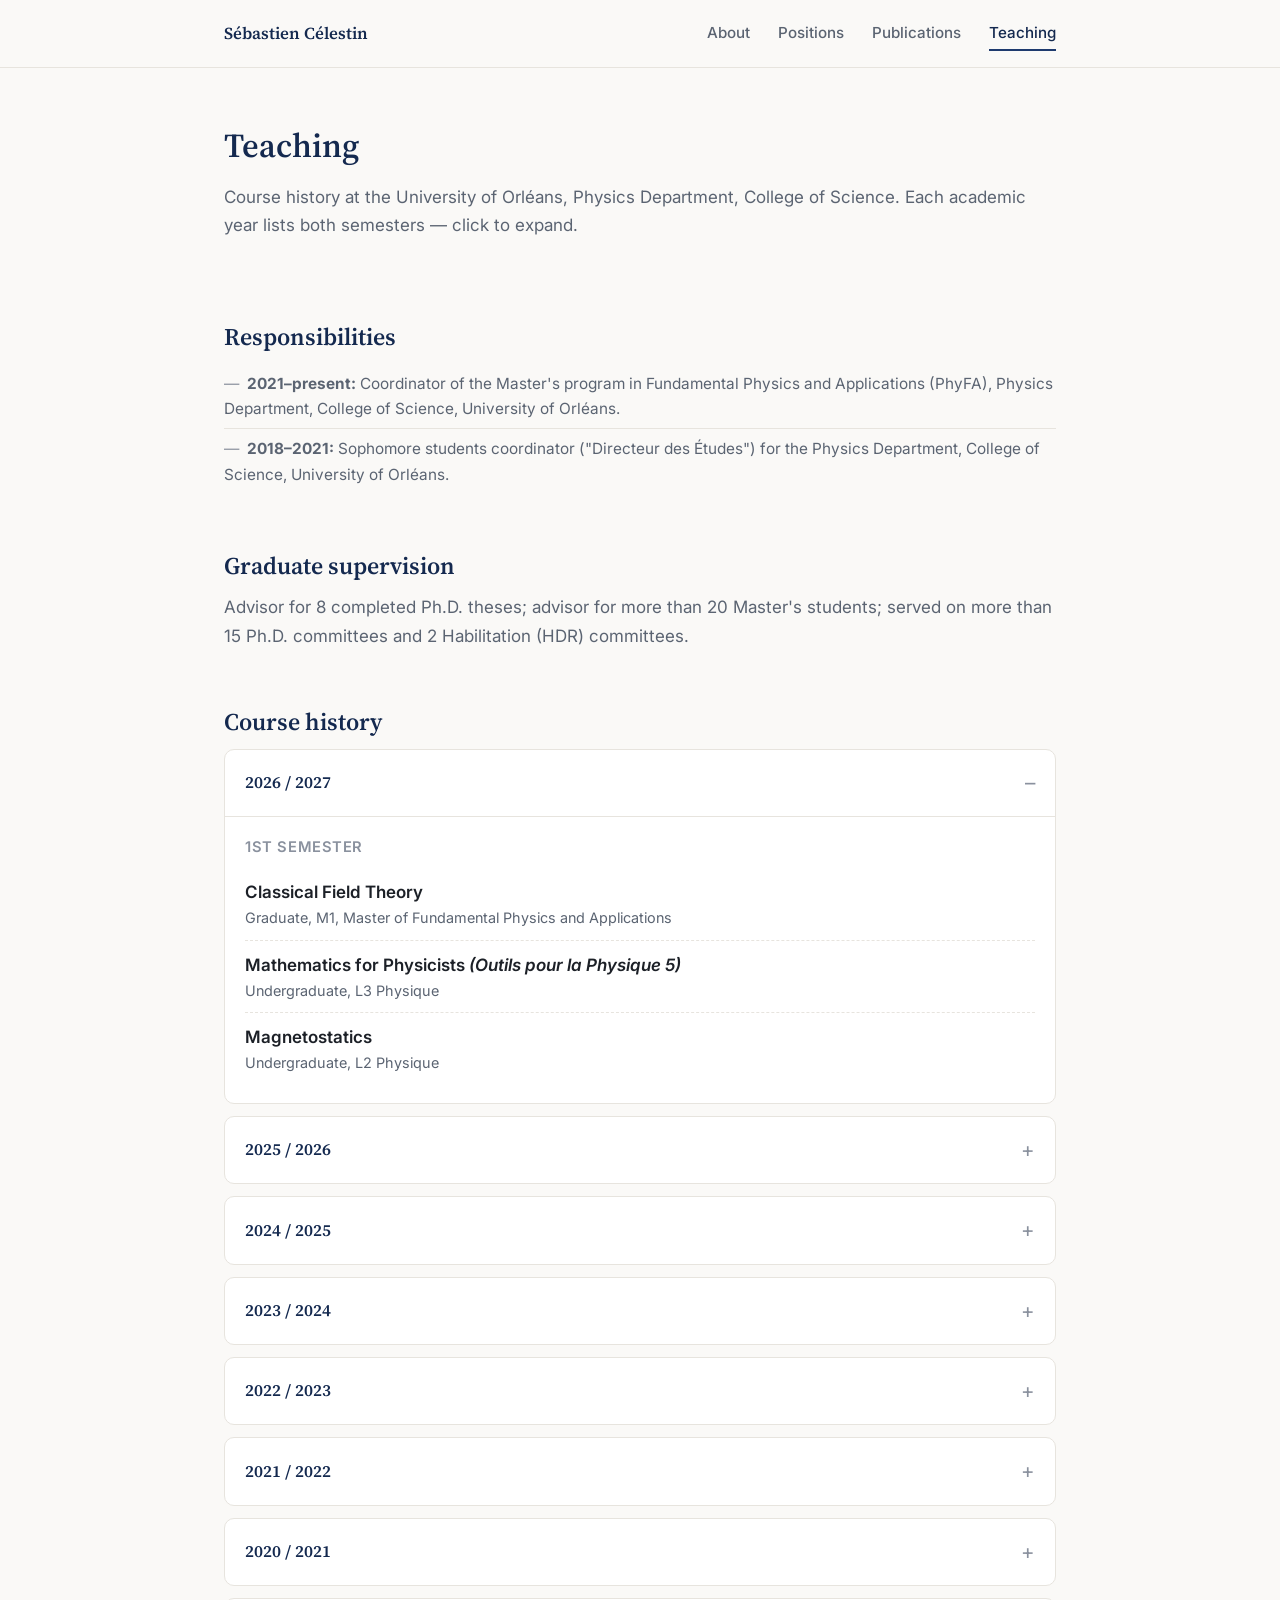
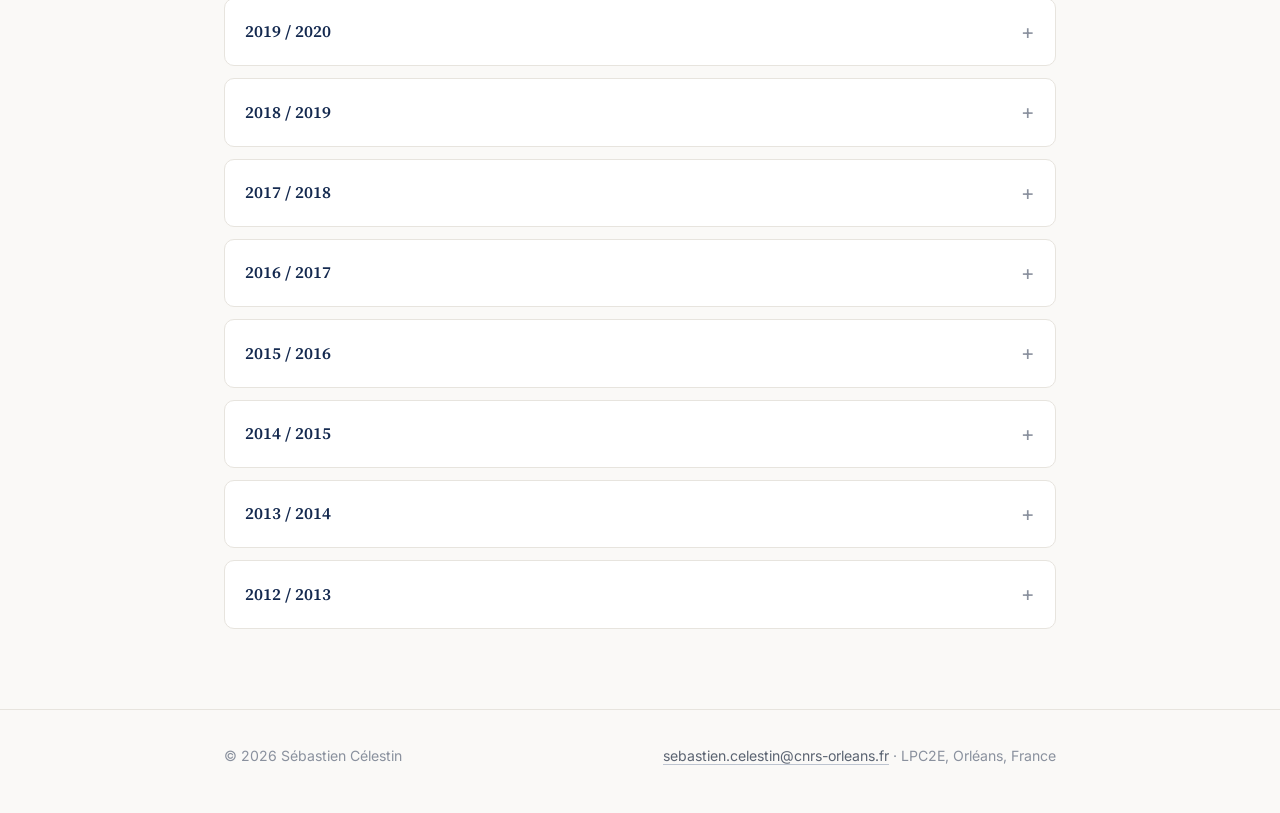
<file: Teaching.html>
<!DOCTYPE html>
<html lang="en">
<head>
<meta charset="UTF-8" />
<meta name="viewport" content="width=device-width, initial-scale=1.0" />
<title>Teaching — Sébastien Célestin</title>
<meta name="description" content="Teaching activities and course history of Sébastien Célestin, Professor of Physics, University of Orléans." />
<link rel="icon" href="images/logo-lpc2e.png" />
<link rel="preconnect" href="https://fonts.googleapis.com">
<link rel="preconnect" href="https://fonts.gstatic.com" crossorigin>
<link href="https://fonts.googleapis.com/css2?family=Inter:wght@400;500;600;700&family=Source+Serif+4:opsz,wght@8..60,500;8..60,600;8..60,700&display=swap" rel="stylesheet">
<link rel="stylesheet" href="css/style.css" />
</head>
<body>

<header class="site-header">
  <div class="nav-inner">
    <a class="brand" href="index.html">Sébastien Célestin</a>
    <button class="nav-toggle" aria-label="Toggle navigation"><span></span></button>
    <nav class="site-nav">
      <a href="index.html">About</a>
      <a href="Positions.html">Positions</a>
      <a href="Publications.html">Publications</a>
      <a href="Teaching.html" class="active">Teaching</a>
    </nav>
  </div>
</header>

<main class="container">
  <section class="hero" style="padding-bottom:8px;">
    <h1>Teaching</h1>
    <p style="color:var(--text-muted)">Course history at the University of Orléans, Physics Department, College of Science. Each academic year lists both semesters — click to expand.</p>
  </section>

  <section class="block">
    <h2>Responsibilities</h2>
    <ul class="plain">
      <li><strong>2021–present:</strong> Coordinator of the Master's program in Fundamental Physics and Applications (PhyFA), Physics Department, College of Science, University of Orléans.</li>
      <li><strong>2018–2021:</strong> Sophomore students coordinator ("Directeur des Études") for the Physics Department, College of Science, University of Orléans.</li>
    </ul>
  </section>

  <section class="block">
    <h2>Graduate supervision</h2>
    <p style="color:var(--text-muted)">Advisor for 8 completed Ph.D. theses; advisor for more than 20 Master's students; served on more than 15 Ph.D. committees and 2 Habilitation (HDR) committees.</p>
  </section>

  <section class="block">
    <h2>Course history</h2>

    <details class="year-block" open>
      <summary>2026 / 2027</summary>
      <div class="year-body">
        <div class="semester-title">1st semester</div>
        <div class="course"><div class="course-title">Classical Field Theory</div><div class="course-meta">Graduate, M1, Master of Fundamental Physics and Applications</div></div>
        <div class="course"><div class="course-title">Mathematics for Physicists <em>(Outils pour la Physique 5)</em></div><div class="course-meta">Undergraduate, L3 Physique</div></div>
        <div class="course"><div class="course-title">Magnetostatics</div><div class="course-meta">Undergraduate, L2 Physique</div></div>
      </div>
    </details>

    <details class="year-block">
      <summary>2025 / 2026</summary>
      <div class="year-body">
        <div class="semester-title">1st semester</div>
        <div class="course"><div class="course-title">Classical Field Theory</div><div class="course-meta">Graduate, M1, Master of Fundamental Physics and Applications</div></div>
        <div class="semester-title">2nd semester</div>
        <div class="course"><div class="course-title">Computational Space Science</div><div class="course-meta">Graduate, M2, Master of Fundamental Physics and Applications</div></div>
        <div class="course"><div class="course-title">General Relativity</div><div class="course-meta">Graduate, M1, Master of Fundamental Physics and Applications</div></div>
      </div>
    </details>

    <details class="year-block">
      <summary>2024 / 2025</summary>
      <div class="year-body">
        <div class="semester-title">2nd semester</div>
        <div class="course"><div class="course-title">Computational Space Science</div><div class="course-meta">Graduate, M2, Master of Fundamental Physics and Applications</div></div>
        <div class="course"><div class="course-title">Classical Field Theory</div><div class="course-meta">Graduate, M1, Master of Fundamental Physics and Applications</div></div>
      </div>
    </details>

    <details class="year-block">
      <summary>2023 / 2024</summary>
      <div class="year-body">
        <div class="semester-title">1st semester</div>
        <div class="course"><div class="course-title">Computational Space Science</div><div class="course-meta">Graduate, M2, Master of Fundamental Physics and Applications</div></div>
        <div class="course"><div class="course-title">Space Environment (part)</div><div class="course-meta">Graduate, M2, Master of Fundamental Physics and Applications</div></div>
      </div>
    </details>

    <details class="year-block">
      <summary>2022 / 2023</summary>
      <div class="year-body">
        <div class="semester-title">1st semester</div>
        <div class="course"><div class="course-title">Computational Space Science</div><div class="course-meta">Graduate, M2, Master of Fundamental Physics and Applications</div></div>
        <div class="course"><div class="course-title">Space Environment (part)</div><div class="course-meta">Graduate, M2, Master of Fundamental Physics and Applications</div></div>
      </div>
    </details>

    <details class="year-block">
      <summary>2021 / 2022</summary>
      <div class="year-body">
        <div class="semester-title">1st semester</div>
        <div class="course"><div class="course-title">Computational Space Science</div><div class="course-meta">Graduate, M2, Master of Fundamental Physics and Applications</div></div>
        <div class="course"><div class="course-title">Space Environment (part)</div><div class="course-meta">Graduate, M2, Master of Fundamental Physics and Applications</div></div>
      </div>
    </details>

    <details class="year-block">
      <summary>2020 / 2021</summary>
      <div class="year-body">
        <div class="semester-title">1st semester</div>
        <div class="course"><div class="course-title">Computational Space Science</div><div class="course-meta">Graduate, M2, Master of Fundamental Physics and Applications</div></div>
        <div class="course"><div class="course-title">Space Environment (part)</div><div class="course-meta">Graduate, M2, Master of Fundamental Physics and Applications</div></div>
        <div class="course"><div class="course-title">Physics Labs <em>(Physique, Travaux Pratiques)</em></div><div class="course-meta">Undergraduate, L1 — Chemistry Institute of Technology (IUT de Chimie)</div></div>
        <div class="course"><div class="course-title">Introduction to Atomic Spectroscopy <em>(Introduction à la Spectroscopie Atomique, OMA7RE02)</em></div><div class="course-meta">Graduate, M1</div></div>
        <div class="semester-title">2nd semester</div>
        <div class="course"><div class="course-title">Geometrical and Wave Optics <em>(Optique Géométrique et Ondulatoire)</em></div><div class="course-meta">Undergraduate, L1 — IUT de Chimie</div></div>
        <div class="course"><div class="course-title">Molecular Electronic Spectroscopy <em>(Spectroscopie Électronique Moléculaire, SOM2WF03)</em></div><div class="course-meta">Graduate, M1</div></div>
        <div class="course"><div class="course-title">Introduction to Plasma Physics <em>(Introduction à la Physique des Plasmas, UE 22)</em></div><div class="course-meta">Graduate, M1 Physique</div></div>
        <div class="course"><div class="course-title">Numerical Analysis <em>(Analyse Numérique, SLA4MT13)</em></div><div class="course-meta">Undergraduate, L3 Physique</div></div>
      </div>
    </details>

    <details class="year-block">
      <summary>2019 / 2020</summary>
      <div class="year-body">
        <div class="semester-title">1st semester</div>
        <div class="course"><div class="course-title">Physics Labs <em>(Physique, Travaux Pratiques)</em></div><div class="course-meta">Undergraduate, L1 — IUT de Chimie</div></div>
        <div class="course"><div class="course-title">Introduction to Atomic Spectroscopy <em>(OMA7RE02)</em></div><div class="course-meta">Graduate, M1</div></div>
        <div class="semester-title">2nd semester</div>
        <div class="course"><div class="course-title">Geometrical and Wave Optics <em>(Optique Géométrique et Ondulatoire)</em></div><div class="course-meta">Undergraduate, L1 — IUT de Chimie</div></div>
        <div class="course"><div class="course-title">Molecular Electronic Spectroscopy <em>(SOM2WF03)</em></div><div class="course-meta">Graduate, M1</div></div>
        <div class="course"><div class="course-title">Introduction to Plasma Physics <em>(UE 22)</em></div><div class="course-meta">Graduate, M1 Physique</div></div>
        <div class="course"><div class="course-title">Numerical Analysis <em>(SLA4MT13)</em></div><div class="course-meta">Undergraduate, L3 Physique</div></div>
      </div>
    </details>

    <details class="year-block">
      <summary>2018 / 2019</summary>
      <div class="year-body">
        <div class="semester-title">1st semester</div>
        <div class="course"><div class="course-title">Physics Labs <em>(Physique, Travaux Pratiques)</em></div><div class="course-meta">Undergraduate, L1 — IUT de Chimie</div></div>
        <div class="course"><div class="course-title">Introduction to Atomic Spectroscopy <em>(OMA7RE02)</em></div><div class="course-meta">Graduate, M1</div></div>
        <div class="semester-title">2nd semester</div>
        <div class="course"><div class="course-title">Geometrical and Wave Optics <em>(Optique Géométrique et Ondulatoire)</em></div><div class="course-meta">Undergraduate, L1 — IUT de Chimie</div></div>
        <div class="course"><div class="course-title">Molecular Electronic Spectroscopy <em>(SOM2WF03)</em></div><div class="course-meta">Graduate, M1</div></div>
        <div class="course"><div class="course-title">Introduction to Plasma Physics <em>(UE 22)</em></div><div class="course-meta">Graduate, M1 Physique</div></div>
        <div class="course"><div class="course-title">Numerical Analysis <em>(SLA4MT13)</em></div><div class="course-meta">Undergraduate, L3 Physique</div></div>
      </div>
    </details>

    <details class="year-block">
      <summary>2017 / 2018</summary>
      <div class="year-body">
        <div class="semester-title">1st semester</div>
        <div class="course"><div class="course-title">Physics Labs <em>(Physique, Travaux Pratiques)</em></div><div class="course-meta">Undergraduate, L1 — IUT de Chimie</div></div>
        <div class="course"><div class="course-title">Physics for Biosciences <em>(Physique pour les Biosciences, SOL3PY06)</em></div><div class="course-meta">Undergraduate, L2 — Biology</div></div>
        <div class="semester-title">2nd semester</div>
        <div class="course"><div class="course-title">Geometrical and Wave Optics — problem-solving tutorial <em>(Optique Géométrique et Ondulatoire, Travaux Dirigés)</em></div><div class="course-meta">Undergraduate, L1 — IUT de Chimie</div></div>
        <div class="course"><div class="course-title">Electronic Spectroscopy <em>(Spectroscopie Électronique, SOM2WF03)</em></div><div class="course-meta">Graduate, M1</div></div>
        <div class="course"><div class="course-title">Magnetism and Waves in Vacuum — labs <em>(Magnétisme et Ondes dans le Vide, Travaux Pratiques, SOL4PF07)</em></div><div class="course-meta">Undergraduate, L2 Physique</div></div>
      </div>
    </details>

    <details class="year-block">
      <summary>2016 / 2017</summary>
      <div class="year-body">
        <div class="semester-title">1st semester</div>
        <div class="course"><div class="course-title">Propagation of Atmospheric Waves <em>(part of Dynamique de l'Atmosphère, OOM3AP14)</em></div><div class="course-meta">Graduate, M2</div></div>
        <div class="course"><div class="course-title">Atmospheric and Space Electricity in Planetology <em>(part of Planétologie, OOM3AP01)</em></div><div class="course-meta">Graduate, M2</div></div>
        <div class="semester-title">2nd semester</div>
        <div class="course"><div class="course-title">Electronic Spectroscopy <em>(SOM2WF03)</em></div><div class="course-meta">Graduate, M1</div></div>
        <div class="course"><div class="course-title">Magnetism and Waves in Vacuum — labs <em>(SOL4PF07)</em></div><div class="course-meta">Undergraduate, L2 Physique</div></div>
      </div>
    </details>

    <details class="year-block">
      <summary>2015 / 2016</summary>
      <div class="year-body">
        <div class="semester-title">1st semester</div>
        <div class="course"><div class="course-title">Propagation of Atmospheric Waves <em>(OOM3AP14)</em></div><div class="course-meta">Graduate, M2</div></div>
        <div class="course"><div class="course-title">Atmospheric and Space Electricity in Planetology <em>(OOM3AP01)</em></div><div class="course-meta">Graduate, M2</div></div>
        <div class="semester-title">2nd semester</div>
        <div class="course"><div class="course-title">Electronic Spectroscopy <em>(SOM2WF03)</em></div><div class="course-meta">Graduate, M1</div></div>
        <div class="course"><div class="course-title">Magnetism and Waves in Vacuum — labs <em>(SOL4PF07)</em></div><div class="course-meta">Undergraduate, L2 Physique</div></div>
      </div>
    </details>

    <details class="year-block">
      <summary>2014 / 2015</summary>
      <div class="year-body">
        <div class="semester-title">1st semester</div>
        <div class="course"><div class="course-title">Electromagnetism <em>(Électromagnétisme, SBL3PY63)</em></div><div class="course-meta">Undergraduate, L2 SPT</div></div>
        <div class="course"><div class="course-title">Electromagnetism in Continuous Media — problem-solving tutorial <em>(Ondes électromagnétiques dans les Milieux, Travaux Dirigés, SOL5PF03)</em></div><div class="course-meta">Undergraduate, L3 PSI</div></div>
        <div class="semester-title">2nd semester</div>
        <div class="course"><div class="course-title">Electronic Spectroscopy <em>(SOM2WF03)</em></div><div class="course-meta">Graduate, M1</div></div>
        <div class="course"><div class="course-title">Magnetism and Waves in Vacuum — labs <em>(SOL4PF07)</em></div><div class="course-meta">Undergraduate, L2 Physique</div></div>
      </div>
    </details>

    <details class="year-block">
      <summary>2013 / 2014</summary>
      <div class="year-body">
        <div class="semester-title">1st semester</div>
        <div class="course"><div class="course-title">Propagation of Atmospheric Waves <em>(OOM3AP14)</em></div><div class="course-meta">Graduate, M2</div></div>
        <div class="course"><div class="course-title">Atmospheric and Space Electricity in Planetology <em>(OOM3AP01)</em></div><div class="course-meta">Graduate, M2</div></div>
        <div class="course"><div class="course-title">Atmospheric and Space Electricity <em>(part of Haute Troposphère/Stratosphère, OOM3AP08)</em></div><div class="course-meta">Graduate, M2</div></div>
        <div class="semester-title">2nd semester</div>
        <div class="course"><div class="course-title">Electronic Spectroscopy <em>(SOM2WF03)</em></div><div class="course-meta">Graduate, M1</div></div>
        <div class="course"><div class="course-title">Magnetism and Waves in Vacuum — labs <em>(SOL4PF07)</em></div><div class="course-meta">Undergraduate, L2 Physique</div></div>
      </div>
    </details>

    <details class="year-block">
      <summary>2012 / 2013</summary>
      <div class="year-body">
        <div class="semester-title">1st semester</div>
        <div class="course"><div class="course-title">Propagation of Atmospheric Waves <em>(OOM3AP14)</em></div><div class="course-meta">Graduate, M2</div></div>
        <div class="course"><div class="course-title">Atmospheric and Space Electricity <em>(part of Haute Troposphère/Stratosphère, OOM3AP08)</em></div><div class="course-meta">Graduate, M2</div></div>
        <div class="semester-title">2nd semester</div>
        <div class="course"><div class="course-title">Electronic Spectroscopy <em>(SOM2WF03)</em></div><div class="course-meta">Graduate, M1</div></div>
        <div class="course"><div class="course-title">Magnetism and Waves in Vacuum — labs <em>(SOL4PF07)</em></div><div class="course-meta">Undergraduate, L2 Physique</div></div>
      </div>
    </details>

  </section>
</main>

<footer>
  <div class="container footer-inner">
    <span>© <span id="year"></span> Sébastien Célestin</span>
    <span><a href="mailto:sebastien.celestin@cnrs-orleans.fr">sebastien.celestin@cnrs-orleans.fr</a> · LPC2E, Orléans, France</span>
  </div>
</footer>

<script>document.getElementById('year').textContent = new Date().getFullYear();</script>
<script src="js/main.js"></script>
</body>
</html>
</file>
<file: css/style.css>
/* ============================================================
   Sébastien Célestin — academic site
   ============================================================ */

:root {
  --bg: #faf9f7;
  --bg-card: #ffffff;
  --text: #1c2027;
  --text-muted: #5b6472;
  --text-faint: #8a919e;
  --border: #e7e4de;
  --accent: #1e3a6e;
  --accent-strong: #14294f;
  --accent-soft: #eef2f8;
  --link: #1e3a6e;
  --max-width: 880px;
  --radius: 10px;
  --serif: "Source Serif 4", Georgia, "Times New Roman", serif;
  --sans: "Inter", -apple-system, BlinkMacSystemFont, "Segoe UI", Roboto, Helvetica, Arial, sans-serif;
}

* { box-sizing: border-box; }

html { scroll-behavior: smooth; }

body {
  margin: 0;
  background: var(--bg);
  color: var(--text);
  font-family: var(--sans);
  font-size: 17px;
  line-height: 1.65;
  -webkit-font-smoothing: antialiased;
}

h1, h2, h3, h4 {
  font-family: var(--serif);
  font-weight: 600;
  color: var(--accent-strong);
  line-height: 1.25;
  margin: 0 0 0.5em;
}

h1 { font-size: 2.1rem; }
h2 { font-size: 1.5rem; margin-top: 2.4em; }
h3 { font-size: 1.15rem; margin-top: 1.6em; }

p { margin: 0 0 1em; }

a {
  color: var(--link);
  text-decoration: none;
  border-bottom: 1px solid rgba(30, 58, 110, 0.28);
  transition: border-color 0.15s ease, color 0.15s ease;
}
a:hover { border-color: var(--link); }

.container {
  max-width: var(--max-width);
  margin: 0 auto;
  padding: 0 24px;
}

/* ---------- Header / nav ---------- */

header.site-header {
  position: sticky;
  top: 0;
  z-index: 50;
  background: rgba(250, 249, 247, 0.92);
  backdrop-filter: saturate(180%) blur(8px);
  border-bottom: 1px solid var(--border);
}

.nav-inner {
  max-width: var(--max-width);
  margin: 0 auto;
  padding: 16px 24px;
  display: flex;
  align-items: center;
  justify-content: space-between;
}

.brand {
  font-family: var(--serif);
  font-weight: 600;
  font-size: 1.05rem;
  color: var(--accent-strong);
  border-bottom: none;
  white-space: nowrap;
}
.brand:hover { border-bottom: none; }

nav.site-nav {
  display: flex;
  gap: 28px;
}

nav.site-nav a {
  color: var(--text-muted);
  font-size: 0.95rem;
  font-weight: 500;
  border-bottom: none;
  padding: 4px 0;
}
nav.site-nav a:hover,
nav.site-nav a.active {
  color: var(--accent-strong);
}
nav.site-nav a.active {
  border-bottom: 2px solid var(--accent);
}

.nav-toggle {
  display: none;
  background: none;
  border: 1px solid var(--border);
  border-radius: 6px;
  width: 40px;
  height: 36px;
  cursor: pointer;
  align-items: center;
  justify-content: center;
}
.nav-toggle span,
.nav-toggle span::before,
.nav-toggle span::after {
  content: "";
  display: block;
  width: 18px;
  height: 2px;
  background: var(--accent-strong);
  position: relative;
  transition: 0.2s;
}
.nav-toggle span::before { position: absolute; top: -6px; width: 18px; }
.nav-toggle span::after { position: absolute; top: 6px; width: 18px; }

@media (max-width: 640px) {
  .nav-toggle { display: flex; }
  nav.site-nav {
    position: absolute;
    top: 100%;
    left: 0;
    right: 0;
    background: var(--bg-card);
    border-bottom: 1px solid var(--border);
    flex-direction: column;
    gap: 0;
    max-height: 0;
    overflow: hidden;
    transition: max-height 0.25s ease;
  }
  nav.site-nav.open { max-height: 240px; }
  nav.site-nav a {
    padding: 14px 24px;
    border-bottom: 1px solid var(--border);
    width: 100%;
  }
  nav.site-nav a.active { border-left: 3px solid var(--accent); border-bottom: 1px solid var(--border); }
}

/* ---------- Hero ---------- */

.hero {
  padding: 56px 0 32px;
}

.hero-grid {
  display: grid;
  grid-template-columns: 168px 1fr;
  gap: 36px;
  align-items: start;
}

.hero-photo img {
  width: 168px;
  height: 168px;
  object-fit: cover;
  border-radius: 50%;
  border: 1px solid var(--border);
  box-shadow: 0 6px 20px rgba(20, 41, 79, 0.08);
}

.hero-text .eyebrow {
  text-transform: uppercase;
  letter-spacing: 0.08em;
  font-size: 0.78rem;
  font-weight: 600;
  color: var(--text-faint);
  margin-bottom: 10px;
}

.hero-text h1 { margin-bottom: 4px; }

.hero-title {
  font-size: 1.1rem;
  color: var(--text-muted);
  margin-bottom: 18px;
}

.hero-title strong { color: var(--text); font-weight: 600; }

.contact-line {
  display: flex;
  flex-wrap: wrap;
  gap: 6px 18px;
  font-size: 0.92rem;
  color: var(--text-muted);
}

.contact-line a { color: var(--text-muted); }

@media (max-width: 560px) {
  .hero-grid { grid-template-columns: 1fr; text-align: center; }
  .hero-photo { display: flex; justify-content: center; }
  .contact-line { justify-content: center; }
}

/* ---------- Affiliation strip ---------- */

.affiliations {
  display: flex;
  flex-wrap: wrap;
  align-items: center;
  gap: 28px;
  padding: 22px 0 6px;
  margin-top: 12px;
  border-top: 1px solid var(--border);
}

.affiliations img {
  height: 34px;
  width: auto;
  opacity: 0.85;
  filter: grayscale(15%);
}

/* ---------- Sections / cards ---------- */

section.block { margin: 2.2em 0; }

.card {
  background: var(--bg-card);
  border: 1px solid var(--border);
  border-radius: var(--radius);
  padding: 24px 26px;
}

ul.plain {
  list-style: none;
  margin: 0;
  padding: 0;
}
ul.plain li {
  padding: 7px 0;
  border-bottom: 1px solid var(--border);
  color: var(--text-muted);
  font-size: 0.96rem;
}
ul.plain li:last-child { border-bottom: none; }
ul.plain li::before {
  content: "—";
  color: var(--text-faint);
  margin-right: 8px;
}

.section-head {
  display: flex;
  align-items: baseline;
  justify-content: space-between;
  gap: 12px;
  flex-wrap: wrap;
}
.section-head a.see-all {
  font-size: 0.9rem;
  border-bottom: none;
  white-space: nowrap;
}

/* ---------- Publications ---------- */

.pub-year-group { margin-bottom: 8px; }

.pub-year-heading {
  font-family: var(--sans);
  font-weight: 700;
  font-size: 0.92rem;
  color: var(--accent);
  letter-spacing: 0.03em;
  margin: 2em 0 10px;
  padding-bottom: 6px;
  border-bottom: 2px solid var(--accent-soft);
}

.pub-category-title {
  font-size: 1.05rem;
  margin-top: 2.2em;
  color: var(--accent-strong);
}

.pub-entry {
  padding: 14px 0;
  border-bottom: 1px solid var(--border);
  font-size: 0.97rem;
}
.pub-entry:last-child { border-bottom: none; }

.pub-entry .pub-authors { color: var(--text); }
.pub-entry .pub-authors .me { font-weight: 600; }

.pub-entry .pub-venue {
  color: var(--text-muted);
  font-style: italic;
}

.pub-links {
  margin-top: 6px;
  display: flex;
  gap: 14px;
  font-size: 0.86rem;
}
.pub-links a {
  border-bottom: none;
  background: var(--accent-soft);
  color: var(--accent);
  padding: 3px 10px;
  border-radius: 20px;
  font-weight: 500;
}
.pub-links a:hover { background: var(--accent); color: #fff; }

.pub-note {
  color: var(--text-faint);
  font-size: 0.86rem;
  margin-top: 6px;
}

.filter-row {
  display: flex;
  flex-wrap: wrap;
  gap: 8px;
  margin-bottom: 8px;
}
.filter-row button {
  font-family: var(--sans);
  font-size: 0.85rem;
  font-weight: 500;
  padding: 6px 14px;
  border-radius: 20px;
  border: 1px solid var(--border);
  background: var(--bg-card);
  color: var(--text-muted);
  cursor: pointer;
}
.filter-row button.active,
.filter-row button:hover {
  border-color: var(--accent);
  color: var(--accent);
  background: var(--accent-soft);
}

/* ---------- Teaching ---------- */

details.year-block {
  border: 1px solid var(--border);
  border-radius: var(--radius);
  background: var(--bg-card);
  margin-bottom: 12px;
  overflow: hidden;
}
details.year-block > summary {
  cursor: pointer;
  list-style: none;
  padding: 16px 20px;
  font-family: var(--serif);
  font-weight: 600;
  font-size: 1.05rem;
  color: var(--accent-strong);
  display: flex;
  align-items: center;
  justify-content: space-between;
}
details.year-block > summary::-webkit-details-marker { display: none; }
details.year-block > summary::after {
  content: "+";
  font-family: var(--sans);
  font-size: 1.3rem;
  color: var(--text-faint);
  font-weight: 400;
}
details.year-block[open] > summary::after { content: "–"; }
details.year-block .year-body {
  padding: 4px 20px 18px;
  border-top: 1px solid var(--border);
}

.semester-title {
  font-weight: 600;
  color: var(--text);
  margin: 14px 0 8px;
  font-size: 0.92rem;
  text-transform: uppercase;
  letter-spacing: 0.04em;
  color: var(--text-faint);
}

.course {
  padding: 10px 0;
  border-bottom: 1px dashed var(--border);
}
.course:last-child { border-bottom: none; }
.course .course-title { font-weight: 600; color: var(--text); }
.course .course-meta { color: var(--text-muted); font-size: 0.9rem; }

/* ---------- Footer ---------- */

footer {
  margin-top: 80px;
  border-top: 1px solid var(--border);
  padding: 34px 0 46px;
  color: var(--text-faint);
  font-size: 0.88rem;
}
footer .footer-inner {
  display: flex;
  flex-wrap: wrap;
  justify-content: space-between;
  gap: 12px;
}
footer a { color: var(--text-muted); }

/* ---------- Misc ---------- */

/* ---------- Timeline (positions, projects, awards) ---------- */

.timeline-row {
  display: flex;
  gap: 20px;
  padding: 13px 0;
  border-bottom: 1px solid var(--border);
}
.timeline-row:last-child { border-bottom: none; }

.timeline-date {
  flex: 0 0 128px;
  color: var(--text-faint);
  font-size: 0.85rem;
  font-weight: 600;
  padding-top: 2px;
}

.timeline-body .role {
  color: var(--text);
  font-weight: 600;
}
.timeline-body .org {
  color: var(--text-muted);
  font-size: 0.92rem;
}
.timeline-body .desc {
  color: var(--text-muted);
  font-size: 0.92rem;
  margin-top: 4px;
}

@media (max-width: 560px) {
  .timeline-row { flex-direction: column; gap: 2px; }
  .timeline-date { flex: none; }
}

.badge {
  display: inline-block;
  background: var(--accent-soft);
  color: var(--accent);
  font-size: 0.78rem;
  font-weight: 600;
  padding: 3px 11px;
  border-radius: 20px;
  margin-left: 8px;
  vertical-align: middle;
}

.award-line {
  display: flex;
  gap: 14px;
  align-items: baseline;
  padding: 10px 0;
}
.award-line .year {
  color: var(--accent);
  font-weight: 700;
  font-size: 0.9rem;
  flex: 0 0 auto;
}

.talk-entry {
  padding: 10px 0;
  border-bottom: 1px solid var(--border);
  font-size: 0.94rem;
  color: var(--text-muted);
}
.talk-entry:last-child { border-bottom: none; }
.talk-entry .talk-title { color: var(--text); font-weight: 500; }

.placeholder-note {
  background: var(--accent-soft);
  border: 1px dashed var(--accent);
  border-radius: var(--radius);
  padding: 14px 18px;
  font-size: 0.88rem;
  color: var(--accent-strong);
  margin: 1.4em 0;
}
</file>
